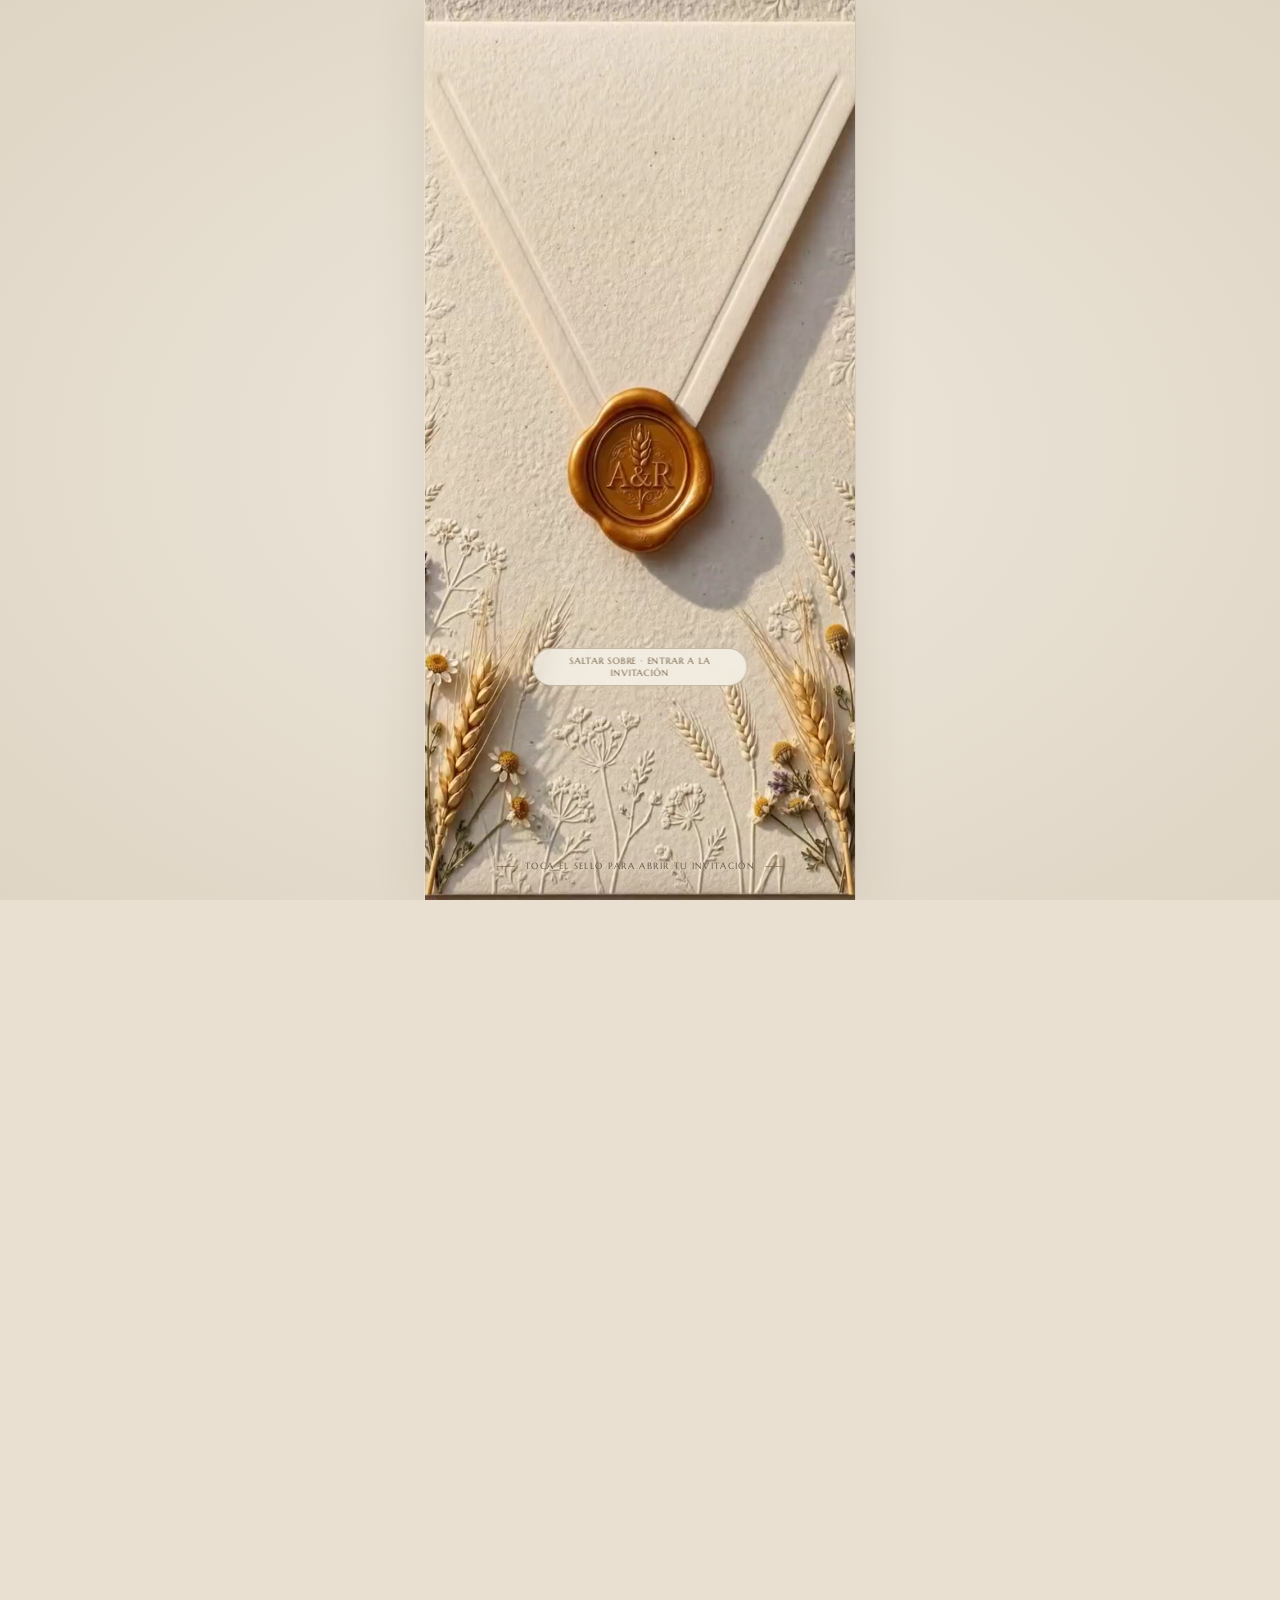
<file: index.html>
<!doctype html>
<html lang="es">
<head>
  <meta charset="utf-8">
  <meta name="viewport" content="width=device-width, initial-scale=1, viewport-fit=cover">
  <meta name="theme-color" content="#e9e0d1">
  <meta name="description" content="Abril & Ricardo — 5 de agosto de 2027. Nos casamos y queremos compartir este día contigo.">
  <title>Abril & Ricardo | Nuestra boda</title>
  <link rel="preconnect" href="https://fonts.googleapis.com">
  <link rel="preconnect" href="https://fonts.gstatic.com" crossorigin>
  <link href="https://fonts.googleapis.com/css2?family=Cormorant+Garamond:wght@300;400;500;600&family=Great+Vibes&family=Marcellus&display=swap" rel="stylesheet">
  <link rel="stylesheet" href="css/styles.css">
  <link rel="stylesheet" href="css/infinite-gallery.css">
</head>
<body class="is-locked">
  <!-- El video del sobre ocupa únicamente el lienzo móvil, incluso cuando se abre desde escritorio. -->
  <section class="opening-screen" id="openingScreen" aria-label="Abrir invitación">
    <div class="opening-frame">
      <video class="opening-video" id="openingVideo" playsinline muted preload="metadata" poster="assets/sobre-poster.jpg">
        <source src="assets/animacion-sobre.mp4" type="video/mp4">
      </video>
      <button class="seal-hotspot" id="sealHotspot" type="button" aria-label="Tocar el sello dorado para abrir la invitación"></button>
      <button class="skip-envelope-button" id="skipEnvelopeButton" type="button">SALTAR SOBRE · ENTRAR A LA INVITACIÓN</button>
      <div class="opening-caption" id="openingCaption">
        <span></span><p>Toca el sello para abrir tu invitación</p><span></span>
      </div>
    </div>
  </section>

  <!-- Fondo en video, fijo detrás de todas las secciones y en reproducción continua. -->
  <video class="ambient-video" id="ambientVideo" muted loop playsinline preload="auto" aria-hidden="true">
    <source src="assets/fondo-botanico.mp4" type="video/mp4">
  </video>
  <div class="ambient-wash" aria-hidden="true"></div>

  <main class="invitation" id="invitation" aria-hidden="true">
    <section class="hero" id="inicio">
      <div class="hero-visual">
        <img class="hero-photo" src="assets/pareja-portada.webp" alt="Abril y Ricardo" fetchpriority="high">
        <div class="hero-shade" aria-hidden="true"></div>
        <div class="petals" aria-hidden="true"><i></i><i></i><i></i><i></i><i></i><i></i></div>
        <p class="hero-title-small">NOS CASAMOS</p>
        <img class="hero-logo" src="assets/logo-abril-ricardo.png" alt="Abril y Ricardo" fetchpriority="high">
        <div class="countdown hero-countdown" aria-label="Cuenta regresiva">
          <div><strong data-count="days">000</strong><span>Días</span></div>
          <div><strong data-count="hours">00</strong><span>Horas</span></div>
          <div><strong data-count="minutes">00</strong><span>Min</span></div>
          <div><strong data-count="seconds">00</strong><span>Seg</span></div>
        </div>
        <a class="scroll-cue" href="#fecha" aria-label="Desliza para descubrir la invitación"><span></span></a>
      </div>
    </section>

    <section class="section date-section" id="fecha">
      <div class="section-inner">
        <p class="eyebrow">LA FECHA</p>
        <h2>Raspa para revelar</h2>
        <div class="scratch-row" aria-label="Raspa los sellos de cera para descubrir la fecha">
          <div class="scratch-card"><span class="scratch-answer">05</span><canvas class="scratch-layer" aria-label="Raspa el sello para revelar el día"></canvas><small>DÍA</small></div>
          <div class="scratch-card"><span class="scratch-answer scratch-answer-month">AGOSTO</span><canvas class="scratch-layer" aria-label="Raspa el sello para revelar el mes"></canvas><small>MES</small></div>
          <div class="scratch-card"><span class="scratch-answer scratch-answer-year">2027</span><canvas class="scratch-layer" aria-label="Raspa el sello para revelar el año"></canvas><small>AÑO</small></div>
        </div>
        <p class="scratch-caption">Empieza por el día</p>
      </div>
    </section>

    <section class="section message-section envelope-message-section" id="mensaje">
      <div class="section-inner">
        <div class="envelope-art-wrap">
          <img class="envelope-art" src="assets/sobre-abierto.webp" alt="Sobre de papel marfil con una carta abierta" loading="lazy">
          <div class="envelope-letter-copy">
            <h2>Y entonces, nos encontramos</h2>
            <p>Fue en Sancris donde la vida decidió cruzar nuestros caminos. No hubo planes ni advertencias, solamente una mirada, una sonrisa y esa extraña sensación de haber encontrado algo especial.</p>
            <p>Dicen que el amor llega cuando menos lo esperas, y nosotros tuvimos la suerte de encontrarlo en el mismo lugar, al mismo tiempo.</p>
          </div>
        </div>
        <p class="handwritten">Con cariño, Abril &amp; Ricardo.</p>
      </div>
    </section>

    <section class="section places-section" id="lugares">
      <div class="section-inner">
        <p class="eyebrow">CEREMONIA Y FIESTA</p>
        <h2>¿Dónde y cuándo?</h2>
        <article class="place-card">
          <img src="assets/catedral-san-cristobal.webp" alt="Catedral de San Cristóbal Mártir" loading="lazy">
          <div class="place-copy">
            <p class="eyebrow">12:00 DEL DÍA</p>
            <h3>Ceremonia religiosa</h3>
            <p class="place-name">Catedral de San Cristóbal Mártir</p>
            <p>Acompáñanos a celebrar nuestra unión ante Dios.</p>
            <a class="pill-link" href="https://share.google/hRuaqsb4HJ9cx1z23" target="_blank" rel="noopener noreferrer">VER UBICACIÓN <span>↗</span></a>
          </div>
        </article>
        <article class="place-card">
          <img src="assets/ceremonia-espacio.webp" alt="Espacio de celebración de la boda" loading="lazy">
          <div class="place-copy">
            <p class="eyebrow">14:00 H</p>
            <h3>Recepción</h3>
            <p class="place-name">Salón Uvence</p>
            <p>Después de la ceremonia, celebraremos contigo este día tan especial.</p>
            <a class="pill-link" href="https://share.google/0F5msZoW95PeyRaOS" target="_blank" rel="noopener noreferrer">VER UBICACIÓN <span>↗</span></a>
          </div>
        </article>
      </div>
    </section>

    <section class="section itinerary-section" id="itinerario">
      <div class="section-inner">
        <p class="eyebrow">EL GRAN DÍA</p>
        <h2>Así será nuestro día</h2>
        <p class="section-intro">Un día lleno de momentos especiales para celebrar juntos.</p>
        <div class="timeline" aria-label="Programa de la celebración">
          <div class="timeline-item">
            <span class="timeline-dot"><img src="assets/sello-cera-ar.webp" alt="" aria-hidden="true"></span>
            <div class="timeline-copy">
              <time datetime="12:00">12:00</time>
              <h3>Ceremonia</h3>
              <p>Uniremos nuestras vidas ante Dios.</p>
            </div>
          </div>
          <div class="timeline-item">
            <span class="timeline-dot"><img src="assets/sello-cera-ar.webp" alt="" aria-hidden="true"></span>
            <div class="timeline-copy">
              <time datetime="14:00">14:00</time>
              <h3>Recepción</h3>
              <p>Bienvenida en Salón Uvence.</p>
            </div>
          </div>
          <div class="timeline-item">
            <span class="timeline-dot"><img src="assets/sello-cera-ar.webp" alt="" aria-hidden="true"></span>
            <div class="timeline-copy">
              <time datetime="14:30">14:30</time>
              <h3>Cóctel de bienvenida</h3>
              <p>Un momento para saludarnos.</p>
            </div>
          </div>
          <div class="timeline-item">
            <span class="timeline-dot"><img src="assets/sello-cera-ar.webp" alt="" aria-hidden="true"></span>
            <div class="timeline-copy">
              <time datetime="15:30">15:30</time>
              <h3>Banquete</h3>
              <p>Compartiremos la mesa y buenos momentos.</p>
            </div>
          </div>
          <div class="timeline-item">
            <span class="timeline-dot"><img src="assets/sello-cera-ar.webp" alt="" aria-hidden="true"></span>
            <div class="timeline-copy">
              <time datetime="16:30">16:30</time>
              <h3>Brindis</h3>
              <p>Por el amor y esta nueva etapa.</p>
            </div>
          </div>
          <div class="timeline-item">
            <span class="timeline-dot"><img src="assets/sello-cera-ar.webp" alt="" aria-hidden="true"></span>
            <div class="timeline-copy">
              <time datetime="17:00">17:00</time>
              <h3>Primer baile</h3>
              <p>Nuestro primer baile como esposos.</p>
            </div>
          </div>
          <div class="timeline-item">
            <span class="timeline-dot"><img src="assets/sello-cera-ar.webp" alt="" aria-hidden="true"></span>
            <div class="timeline-copy">
              <time datetime="17:30">17:30</time>
              <h3>¡Que comience la fiesta!</h3>
              <p>Bailemos y celebremos juntos.</p>
            </div>
          </div>
        </div>
      </div>
    </section>

    <section class="section attire-section" id="vestimenta">
      <div class="section-inner">
        <p class="eyebrow">PARA TU COMODIDAD</p>
        <h2>Vestimenta</h2>
        <p class="section-intro">Código de vestimenta para nuestra celebración.</p>
        <div class="dress-code"><span class="dress-swatch"></span><strong>FORMAL DE NEGRO</strong><span class="dress-swatch"></span></div>
        <div class="attire-grid">
          <figure><img src="assets/vestimenta-mujer.webp" alt="Inspiración de vestimenta formal negra para mujer" loading="lazy"><figcaption>DAMAS</figcaption></figure>
          <figure><img src="assets/vestimenta-hombre.webp" alt="Inspiración de vestimenta formal negra para hombre" loading="lazy"><figcaption>CABALLEROS</figcaption></figure>
        </div>
        <p class="attire-note">Agradecemos que nos acompañes con vestimenta formal en color negro.</p>
      </div>
    </section>

    <section class="section gallery-section" id="galeria">
      <div class="section-inner">
        <button class="gallery-photo-launcher" id="openInfiniteGallery" type="button" aria-haspopup="dialog" aria-controls="infiniteGalleryShell" aria-label="Abrir la galería infinita de Abril y Ricardo">
          <img src="assets/gallery-entry-bouquet.webp" alt="Abril y Ricardo juntos, con su ramo de flores en primer plano" loading="lazy">
          <span class="gallery-photo-overlay">
            <span class="gallery-photo-title">Galería infinita</span>
            <span class="gallery-photo-subtitle">Entrar a galería</span>
          </span>
        </button>
      </div>
    </section>

    <section class="section gifts-section" id="regalo">
      <div class="section-inner">
        <img class="gift-section-art" src="assets/regalo-botanico.webp" alt="Regalo envuelto en papel kraft con flores y una etiqueta" loading="lazy">
        <h2>Mesa de regalos</h2>
        <div class="gift-card">
          <span class="gift-icon">♡</span>
          <p>El mejor regalo será compartir este día contigo y guardar juntos un recuerdo inolvidable.</p>
          <small>Tu presencia es nuestro mejor regalo.</small>
          <div class="gift-store-list" role="group" aria-label="Tiendas para mesa de regalos">
            <button class="gift-store-button gift-store-amazon" type="button" disabled aria-label="Amazon, enlace próximamente">
              <span class="gift-store-wordmark">amazon</span><span class="gift-store-smile" aria-hidden="true"></span>
            </button>
            <button class="gift-store-button gift-store-liverpool" type="button" disabled aria-label="Liverpool, enlace próximamente">
              <span class="gift-store-wordmark">liverpool</span>
            </button>
            <button class="gift-store-button gift-store-palacio" type="button" disabled aria-label="El Palacio de Hierro, enlace próximamente">
              <span class="gift-store-palacio-small">EL PALACIO</span><span class="gift-store-wordmark">DE HIERRO</span>
            </button>
          </div>
        </div>
      </div>
    </section>

    <section class="section rsvp-section" id="confirmacion">
      <div class="section-inner">
        <div class="rsvp-card attendance-card">
          <div class="attendance-switch-row">
            <span class="attendance-label attendance-label-no">NO PODRÉ</span>
            <button class="attendance-switch" id="attendanceSwitch" type="button" role="switch" aria-checked="true" aria-label="Cambiar respuesta: actualmente sí asistiré">
              <img class="attendance-track" src="assets/rsvp-track.webp" alt="" aria-hidden="true">
              <img class="attendance-knob" src="assets/rsvp-knob.webp" alt="" aria-hidden="true">
            </button>
            <span class="attendance-label attendance-label-yes is-active">SÍ, ASISTIRÉ</span>
          </div>
          <p class="attendance-helper" id="attendanceHelper">Puedes cambiar tu respuesta</p>
          <p class="attendance-message" id="attendanceMessage" aria-live="polite">Qué alegría. Los esperamos.</p>
          <form class="attendance-form" id="attendanceForm">
            <div class="attendance-name-field">
              <label for="attendanceName">TU NOMBRE</label>
              <input id="attendanceName" name="guestName" type="text" autocomplete="name" maxlength="80" placeholder="Escribe tu nombre completo" required>
            </div>
            <button class="attendance-send-button" id="rsvpSubmitButton" type="submit">ENVIAR RESPUESTA <span aria-hidden="true">↗</span></button>
            <p class="attendance-privacy-note">Tu respuesta se enviará por WhatsApp.</p>
          </form>
        </div>
      </div>
    </section>

    <!-- Cabina fotográfica: marco solo para la muestra; la foto real lleva únicamente el logotipo -->
    <section class="section photo-booth-section" id="foto-boda" aria-label="Tómate una foto en la boda">
      <div class="section-inner photo-booth-inner">
        <header class="photo-booth-heading">
          <p class="photo-booth-eyebrow">UN RECUERDO PARA COMPARTIR</p>
          <h2>Tómate una <em>foto</em></h2>
          <span class="photo-booth-heading-rule" aria-hidden="true"></span>
          <p class="photo-booth-subtitle">TU FOTO CON EL LOGOTIPO DE LOS NOVIOS</p>
        </header>

        <div class="photo-booth-frame-wrap" id="photoBoothMockup">
          <canvas class="photo-booth-canvas" id="photoBoothCanvas" width="1293" height="1217" role="img" aria-label="Ejemplo decorativo de una fotografía dentro del marco floral de la invitación">
            Ejemplo decorativo de una fotografía dentro del marco floral de la invitación.
          </canvas>
          <button class="photo-booth-capture-target" id="takePhotoButton" type="button" aria-label="Tomar una foto o elegir una fotografía del teléfono">
            <span class="visually-hidden">Tomar la foto</span>
          </button>
        </div>
        <div class="photo-booth-result-wrap" id="photoBoothResultWrap" hidden>
          <canvas class="photo-booth-result-canvas" id="photoBoothResultCanvas" width="1200" height="900" role="img" aria-label="Tu fotografía con el logotipo de Abril y Ricardo, sin marco decorativo"></canvas>
        </div>

        <div class="photo-booth-couple">
          <p>EN LA BODA DE</p>
          <h3>Abril &amp; Ricardo</h3>
          <span>5 DE AGOSTO DE 2027</span>
        </div>

        <input class="photo-booth-file-input" id="photoBoothInput" type="file" accept="image/*" capture="user" aria-label="Tomar o seleccionar una fotografía">

        <button class="photo-booth-main-cta" id="photoBoothMainCta" type="button">
          <span aria-hidden="true">◎</span> TOMAR LA FOTO
        </button>
        <p class="photo-booth-instruction">Toca «Tomar la foto» y permite el acceso a la cámara de tu teléfono.</p>
        <p class="photo-booth-description">Tómate una foto y añadiremos discretamente el logotipo de Abril & Ricardo en la parte inferior. Podrás descargarla sin marcos ni adornos.</p>

        <div class="photo-booth-actions" id="photoBoothActions" hidden>
          <p class="photo-booth-preview-label">TU RECUERDO ESTÁ LISTO</p>
          <p class="photo-booth-status" id="photoBoothStatus" role="status" aria-live="polite">Así quedará tu fotografía con el logotipo blanco de los novios, sin marco decorativo.</p>
          <div class="photo-booth-action-buttons">
            <button class="photo-booth-primary" id="savePhotoButton" type="button">GUARDAR EN EL ÁLBUM</button>
            <button class="photo-booth-secondary" id="downloadPhotoButton" type="button">DESCARGAR FOTO</button>
          </div>
          <div class="photo-booth-reset-row">
            <button class="photo-booth-text-button" id="retakePhotoButton" type="button">VOLVER A TOMAR</button>
            <button class="photo-booth-text-button photo-booth-delete" id="deletePhotoButton" type="button">ELIMINAR FOTO</button>
          </div>
        </div>
        <p class="photo-booth-status photo-booth-status-idle" id="photoBoothIdleStatus" role="status" aria-live="polite">Aquí aparecerá tu fotografía. Toca el botón para tomarla.</p>

        <div class="ar-camera-modal" id="arPhotoCameraModal" hidden aria-hidden="true">
          <div class="ar-camera-dialog" role="dialog" aria-modal="true" aria-labelledby="arPhotoCameraTitle">
            <div class="ar-camera-topbar">
              <h3 id="arPhotoCameraTitle">Tómate una foto</h3>
              <button type="button" class="ar-camera-close" id="arPhotoCameraClose" aria-label="Cerrar cámara">×</button>
            </div>
            <div class="ar-camera-view">
              <video id="arPhotoCameraVideo" autoplay playsinline muted></video>
              <canvas id="arPhotoCameraCapture" hidden></canvas>
              <div class="ar-camera-hint" id="arPhotoCameraHint">Coloca tu rostro dentro del encuadre</div>
            </div>
            <div class="ar-camera-controls">
              <button type="button" class="ar-camera-shutter" id="arPhotoCameraCaptureButton"><span></span><b>CAPTURAR</b></button>
              <button type="button" class="ar-camera-file" id="arPhotoCameraFileButton">ELEGIR DEL CELULAR</button>
            </div>
            <p class="ar-camera-error" id="arPhotoCameraError" role="status" aria-live="polite"></p>
          </div>
        </div>
      </div>
    </section>


    <!-- Álbum colaborativo: función independiente de la cabina con logotipo -->
    <section class="section shared-gallery-section" id="fotos-fiesta" aria-label="Fotos colaborativas de la fiesta">
      <div class="section-inner shared-gallery-inner">
        <div class="shared-gallery-art" aria-hidden="true">
          <img class="shared-gallery-camera-art" src="assets/camara-vintage.webp" alt="" loading="lazy" decoding="async">
          <div class="shared-gallery-polaroids" aria-label="Las fotografías más recientes compartidas por los invitados">
            <figure class="shared-polaroid shared-polaroid-one"><img id="sharedLatestPhoto1" src="assets/galeria-muestra-ceremonia.webp" alt="Fotografía de la ceremonia de Abril y Ricardo" loading="lazy"></figure>
            <figure class="shared-polaroid shared-polaroid-two"><img id="sharedLatestPhoto2" src="assets/galeria-muestra-entrada.webp" alt="Fotografía de la entrada de los recién casados" loading="lazy"></figure>
            <figure class="shared-polaroid shared-polaroid-three"><img id="sharedLatestPhoto3" src="assets/galeria-muestra-salida.webp" alt="Fotografía de la salida de los recién casados" loading="lazy"></figure>
          </div>
        </div>
        <div class="shared-gallery-heading">
          <p class="shared-gallery-eyebrow">UN RECUERDO ENTRE TODOS</p>
          <h2>Las fotos de la <em>fiesta</em></h2>
          <p>Comparte tus fotos y deja tus recuerdos para Abril & Ricardo.</p>
        </div>
        <button class="shared-gallery-how-toggle" id="sharedGalleryHowToggle" type="button" aria-expanded="false" aria-controls="sharedGalleryHowPanel">
          CÓMO FUNCIONA <span aria-hidden="true">⌃</span>
        </button>
        <div class="shared-gallery-how-panel" id="sharedGalleryHowPanel" hidden>
          <div class="shared-gallery-step"><b>1</b><p><strong>Toca el botón</strong><br>Abre la cámara de tu celular o elige un recuerdo.</p></div>
          <div class="shared-gallery-step"><b>2</b><p><strong>Comparte tu recuerdo</strong><br>Sube fotografías, videos, mensajes o un saludo de voz.</p></div>
          <div class="shared-gallery-step"><b>3</b><p><strong>Las fotos aparecen para todos</strong><br>Las fotografías se mostrarán en la galería compartida. Los demás recuerdos serán privados para Abril & Ricardo.</p></div>
          <p class="shared-gallery-note">Cada recuerdo forma parte de nuestra historia.</p>
        </div>
        <a class="shared-gallery-enter" href="galeria-fiesta.html">ENTRAR A LA GALERÍA <span aria-hidden="true">↗</span></a>
      </div>
    </section>

    <section class="section questions-section" id="dudas">
      <div class="section-inner">
        <p class="eyebrow">ESTAMOS PARA AYUDARTE</p>
        <h2>¿Alguna duda?</h2>
        <p class="section-intro">Cualquier cosa que necesites saber, puedes escribirnos.</p>
        <a class="pill-link" href="https://wa.me/529613805924?text=Hola%2C%20tengo%20una%20duda%20sobre%20la%20boda%20de%20Abril%20y%20Ricardo." target="_blank" rel="noopener noreferrer">ESCRÍBENOS POR WHATSAPP <span>↗</span></a>
      </div>
    </section>

    <footer class="footer-section">
      <div class="footer-shade" aria-hidden="true"></div>
      <div class="footer-content">
        <h2>¡Gracias!</h2>
        <div class="footer-heart-divider" aria-hidden="true"><span></span><b>♡</b><span></span></div>
        <p class="footer-thanks">POR SER PARTE DE<br>NUESTRA HISTORIA</p>
        <div class="footer-leaf-divider" aria-hidden="true"><span></span><b>❧</b><span></span></div>
        <button class="footer-close-envelope" id="closeEnvelope" type="button" aria-label="Cerrar sobre y volver al inicio de la invitación">
          <img src="assets/sello-cerrar-sobre.webp" alt="" loading="lazy">
          <span>CERRAR SOBRE</span>
        </button>
      </div>
    </footer>

    <div class="couple-panel-entry">
      <a href="album-recuerdos.html" aria-label="Abrir panel privado de los novios">PANEL DE LOS NOVIOS</a>
    </div>
  </main>


  <section class="infinite-gallery-shell" id="infiniteGalleryShell" role="dialog" aria-modal="true" aria-label="Nuestra galería infinita como nuestro amor" aria-hidden="true">
    <div class="infinite-gallery-engine" id="infiniteGalleryEngine"></div>
    <button class="infinite-gallery-close" id="closeInfiniteGallery" type="button" aria-label="Cerrar galería">×</button>
  </section>

  <audio id="inviteMusic" preload="metadata" loop>
    <source src="assets/riptide-vance-joy.mp3" type="audio/mpeg">
  </audio>
  <button class="music-toggle" id="musicToggle" type="button" role="switch" aria-label="Pausar música" aria-checked="true" aria-pressed="true" title="Pausar o reanudar Riptide">
    <span class="music-toggle-note" aria-hidden="true">♫</span>
  </button>
<script src="js/infinite-gallery.js"></script>
  <script src="js/gallery-config.js"></script>
  <script src="js/app.js"></script>
  <script src="js/photo-booth-config.js"></script>
  <script src="js/drive-gallery.js"></script>
  <script src="js/shared-gallery-home.js"></script>
  <script src="js/photo-booth.js"></script>
  <script src="js/shared-gallery-entry.js"></script>
</body>
</html>
</file>
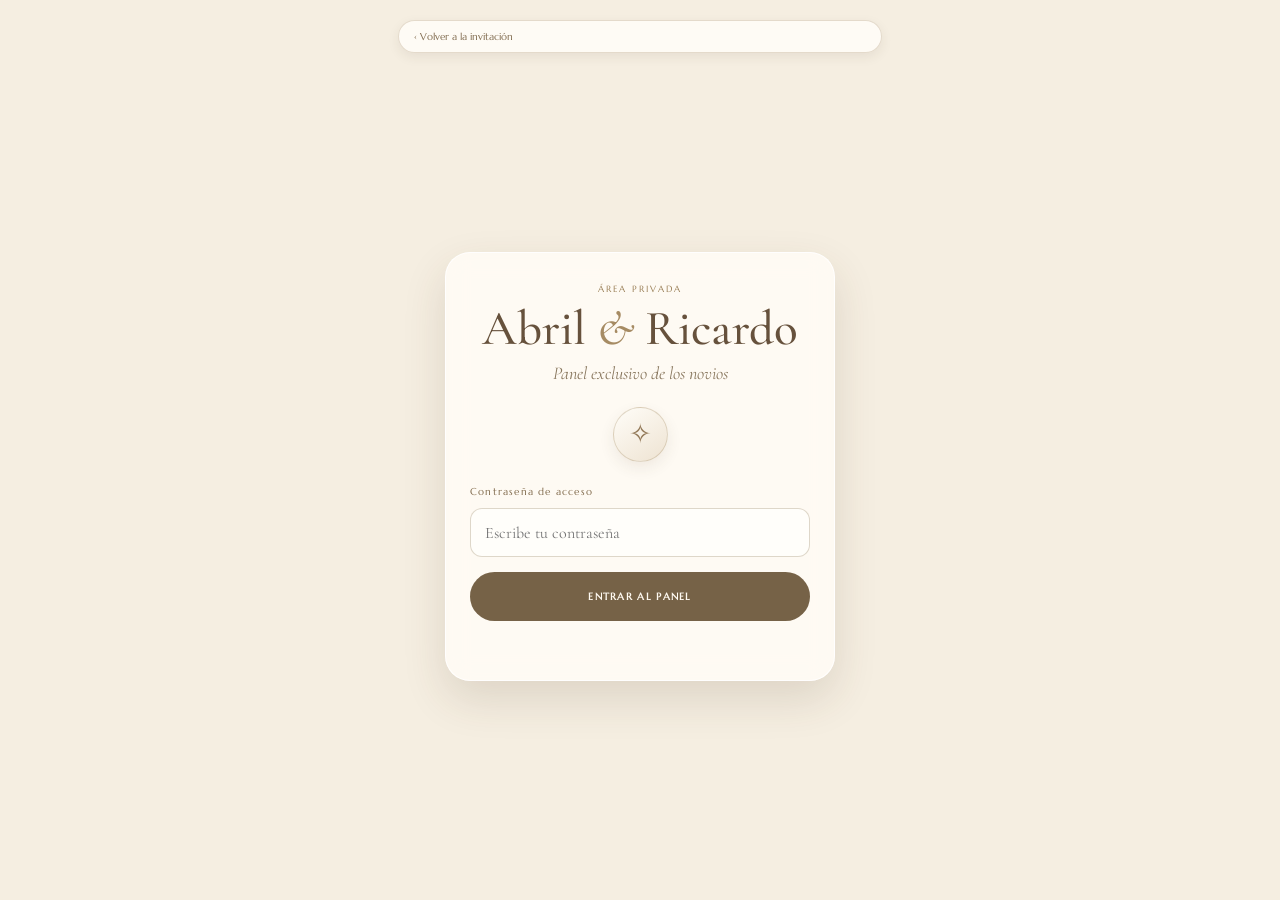
<file: album-recuerdos.html>
<!doctype html>
<html lang="es">
<head>
  <meta charset="utf-8">
  <meta name="viewport" content="width=device-width, initial-scale=1, viewport-fit=cover">
  <meta name="theme-color" content="#eee4d4">
  <meta name="description" content="Álbum compartido de recuerdos de la boda de Abril & Ricardo.">
  <title>Álbum de recuerdos | Abril & Ricardo</title>
  <link rel="preconnect" href="https://fonts.googleapis.com">
  <link rel="preconnect" href="https://fonts.gstatic.com" crossorigin>
  <link href="https://fonts.googleapis.com/css2?family=Cormorant+Garamond:wght@300;400;500;600&family=Marcellus&display=swap" rel="stylesheet">
  <link rel="stylesheet" href="css/album-recuerdos.css">
</head>
<body>
  <video class="ar-album-bg" autoplay muted loop playsinline aria-hidden="true">
    <source src="assets/fondo-botanico.mp4" type="video/mp4">
  </video>
  <div class="ar-album-wash" aria-hidden="true"></div>

  <main class="ar-panel-login-shell" id="arPanelLogin">
    <a class="ar-album-back" href="index.html?skipEnvelope=1#inicio">‹ Volver a la invitación</a>
    <section class="ar-panel-login-card">
      <p class="ar-album-eyebrow">ÁREA PRIVADA</p>
      <h1>Abril <span>&</span> Ricardo</h1>
      <p class="ar-panel-login-intro">Panel exclusivo de los novios</p>
      <div class="ar-panel-lock" aria-hidden="true">✧</div>
      <form id="arPanelLoginForm">
        <label for="arPanelPassword">Contraseña de acceso</label>
        <input id="arPanelPassword" name="password" type="password" autocomplete="current-password"
          placeholder="Escribe tu contraseña" required>
        <button class="ar-panel-login-button" id="arPanelLoginButton" type="submit">ENTRAR AL PANEL</button>
      </form>
      <p class="ar-panel-login-status" id="arPanelLoginStatus" role="status" aria-live="polite"></p>
    </section>
  </main>

  <main class="ar-album-shell" id="arAlbumApp" hidden>
    <a class="ar-album-back" href="index.html?skipEnvelope=1#inicio">‹ Volver a la invitación</a>
    <div class="ar-panel-private-bar">
      <span><i aria-hidden="true"></i> PANEL PRIVADO DE LOS NOVIOS</span>
      <button id="arPanelLogout" type="button">Cerrar sesión</button>
    </div>


    <header class="ar-album-header">
      <p class="ar-album-eyebrow">NUESTRA HISTORIA, EN RECUERDOS</p>
      <h1>Abril <span>&</span> Ricardo</h1>
      <p class="ar-album-subtitle">Todos los momentos que nuestros invitados han compartido.</p>
      <div class="ar-album-stats" aria-live="polite">
        <div><strong id="arAlbumTotal">—</strong><span>RECUERDOS</span></div>
        <div><strong id="arAlbumPhotos">—</strong><span>FOTOS</span></div>
        <div><strong id="arAlbumVideos">—</strong><span>VIDEOS</span></div>
        <div><strong id="arAlbumMessages">—</strong><span>MENSAJES</span></div>
      </div>
    </header>

    <section class="ar-album-panel">
      <div class="ar-album-toolbar">
        <div>
          <p class="ar-album-eyebrow">ÁLBUM COMPARTIDO</p>
          <h2>Los recuerdos de la fiesta</h2>
        </div>
        <div class="ar-album-toolbar-actions"><button class="ar-album-refresh" id="arAlbumRefresh" type="button" aria-label="Actualizar álbum">↻</button></div>
      </div>

      <nav class="ar-album-filters" aria-label="Filtrar recuerdos">
        <button class="is-active" data-filter="all" type="button">Todo <span id="arCountAll">0</span></button>
        <button data-filter="photo" type="button">Fotos <span id="arCountPhotos">0</span></button>
        <button data-filter="video" type="button">Videos <span id="arCountVideos">0</span></button>
        <button data-filter="message" type="button">Mensajes <span id="arCountMessages">0</span></button>
        <button data-filter="audio" type="button">Audios <span id="arCountAudios">0</span></button>
      </nav>

      <div class="ar-album-status" id="arAlbumStatus" role="status" aria-live="polite">Conectando con el álbum de Drive…</div>
      <div class="ar-album-grid" id="arAlbumGrid">
        <div class="ar-album-empty"><span>♡</span><h3>Estamos preparando los recuerdos</h3><p>En cuanto se carguen desde Drive, aparecerán aquí.</p></div>
      </div>
      <p class="ar-album-updated" id="arAlbumUpdated">El álbum se actualiza automáticamente.</p>
    </section>

    <footer class="ar-album-footer">
      <p>Gracias por formar parte de nuestra historia.</p>
      <span>Abril & Ricardo · 5 de agosto de 2027</span>
    </footer>
  </main>

  <div class="ar-album-lightbox" id="arAlbumLightbox" hidden>
    <button id="arAlbumLightboxClose" type="button" aria-label="Cerrar">×</button>
    <div id="arAlbumLightboxContent"></div>
  </div>

  <script src="js/photo-booth-config.js"></script>
  <script src="js/album-recuerdos.js"></script>
</body>
</html>
</file>
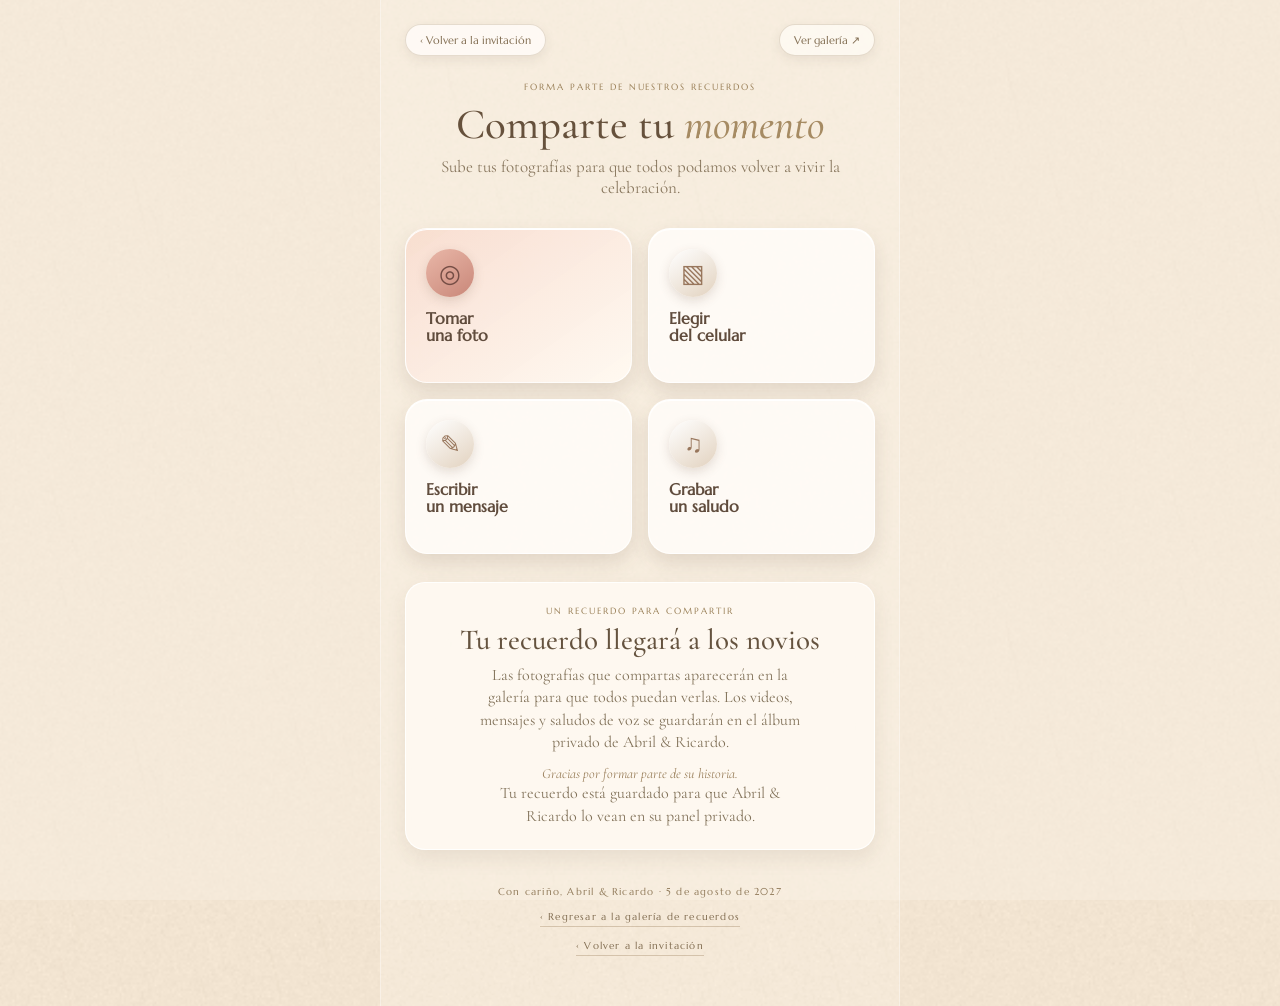
<file: compartir-recuerdo.html>
<!doctype html>
<html lang="es">
<head>
  <meta charset="utf-8">
  <meta name="viewport" content="width=device-width, initial-scale=1, viewport-fit=cover">
  <meta name="theme-color" content="#eee4d4">
  <meta name="description" content="Comparte fotografías, videos y mensajes de la boda de Abril & Ricardo.">
  <title>Comparte tu recuerdo | Abril & Ricardo</title>
  <link rel="preconnect" href="https://fonts.googleapis.com">
  <link rel="preconnect" href="https://fonts.gstatic.com" crossorigin>
  <link href="https://fonts.googleapis.com/css2?family=Cormorant+Garamond:wght@300;400;500;600&family=Marcellus&display=swap" rel="stylesheet">
  <link rel="stylesheet" href="css/upload-page.css">
</head>
<body class="ag-upload-body">
  <main class="ag-shell" id="agUploadSection">
    <nav class="ag-page-nav" aria-label="Navegación">
      <a class="ag-back" href="index.html?skipEnvelope=1#inicio">‹ Volver a la invitación</a>
      <a class="ag-back ag-gallery-back" href="galeria-fiesta.html">Ver galería ↗</a>
    </nav>

    <header class="ag-header">
      <p class="ag-eyebrow">FORMA PARTE DE NUESTROS RECUERDOS</p>
      <h1>Comparte tu <span>momento</span></h1>
      <p class="ag-intro">Sube tus fotografías para que todos podamos volver a vivir la celebración.</p>
    </header>

    <section class="ag-actions" aria-label="Opciones para compartir">
      <button class="ag-action ag-action-featured" id="agTakePhoto" type="button">
        <span class="ag-action-icon">◎</span><strong>Tomar<br>una foto</strong>
      </button>
      <button class="ag-action" id="agChooseFile" type="button">
        <span class="ag-action-icon">▧</span><strong>Elegir<br>del celular</strong>
      </button>
      <button class="ag-action" id="agWriteMessage" type="button">
        <span class="ag-action-icon">✎</span><strong>Escribir<br>un mensaje</strong>
      </button>
      <button class="ag-action" id="agRecordAudio" type="button">
        <span class="ag-action-icon">♫</span><strong>Grabar<br>un saludo</strong>
      </button>
    </section>

    <input id="agFileInput" type="file" accept="image/jpeg,image/png,image/webp,video/mp4,video/quicktime,video/webm" hidden>
    <input id="agCameraPhotoInput" type="file" accept="image/*" capture="user" hidden>

    <section class="ag-composer" id="agComposer" hidden>
      <div class="ag-composer-head">
        <h2 id="agComposerTitle">Comparte tu recuerdo</h2>
        <button id="agComposerClose" type="button" aria-label="Cerrar">×</button>
      </div>
      <div id="agComposerBody"></div>
      <p class="ag-status" id="agComposerStatus" role="status" aria-live="polite"></p>
    </section>

    <section class="ag-private-note">
      <p class="ag-eyebrow">UN RECUERDO PARA COMPARTIR</p>
      <h2>Tu recuerdo llegará a los novios</h2>
      <p>Las fotografías que compartas aparecerán en la galería para que todos puedan verlas. Los videos, mensajes y saludos de voz se guardarán en el álbum privado de Abril &amp; Ricardo.</p>
      <span>Gracias por formar parte de su historia.</span>
      <p id="agPrivateNoteStatus" class="ag-private-note-status" role="status" aria-live="polite">Los novios podrán ver lo que compartas en su panel privado.</p>
    </section>

    <footer class="ag-footer">
      <p>Con cariño, Abril &amp; Ricardo · 5 de agosto de 2027</p>
      <a class="ag-footer-link" href="galeria-fiesta.html">‹ Regresar a la galería de recuerdos</a>
      <a class="ag-footer-link" href="index.html?skipEnvelope=1#inicio">‹ Volver a la invitación</a>
    </footer>
  </main>

  <div class="ag-camera-modal" id="agCameraModal" hidden>
    <div class="ag-camera-dialog" role="dialog" aria-modal="true" aria-labelledby="agCameraTitle">
      <div class="ag-composer-head">
        <h2 id="agCameraTitle">Toma tu foto</h2>
        <button id="agCameraClose" type="button" aria-label="Cerrar cámara">×</button>
      </div>
      <div class="ag-camera-view"><video id="agCameraVideo" autoplay playsinline muted></video></div>
      <button class="ag-submit" id="agCaptureButton" type="button">CAPTURAR FOTO</button>
      <button class="ag-camera-file-button" id="agCameraFileButton" type="button">ELEGIR DEL CELULAR</button>
      <p class="ag-status" id="agCameraStatus" role="status" aria-live="polite"></p>
    </div>
  </div>

  <script src="js/photo-booth-config.js"></script>
  <script src="js/shared-gallery.js" defer></script>
</body>
</html>
</file>
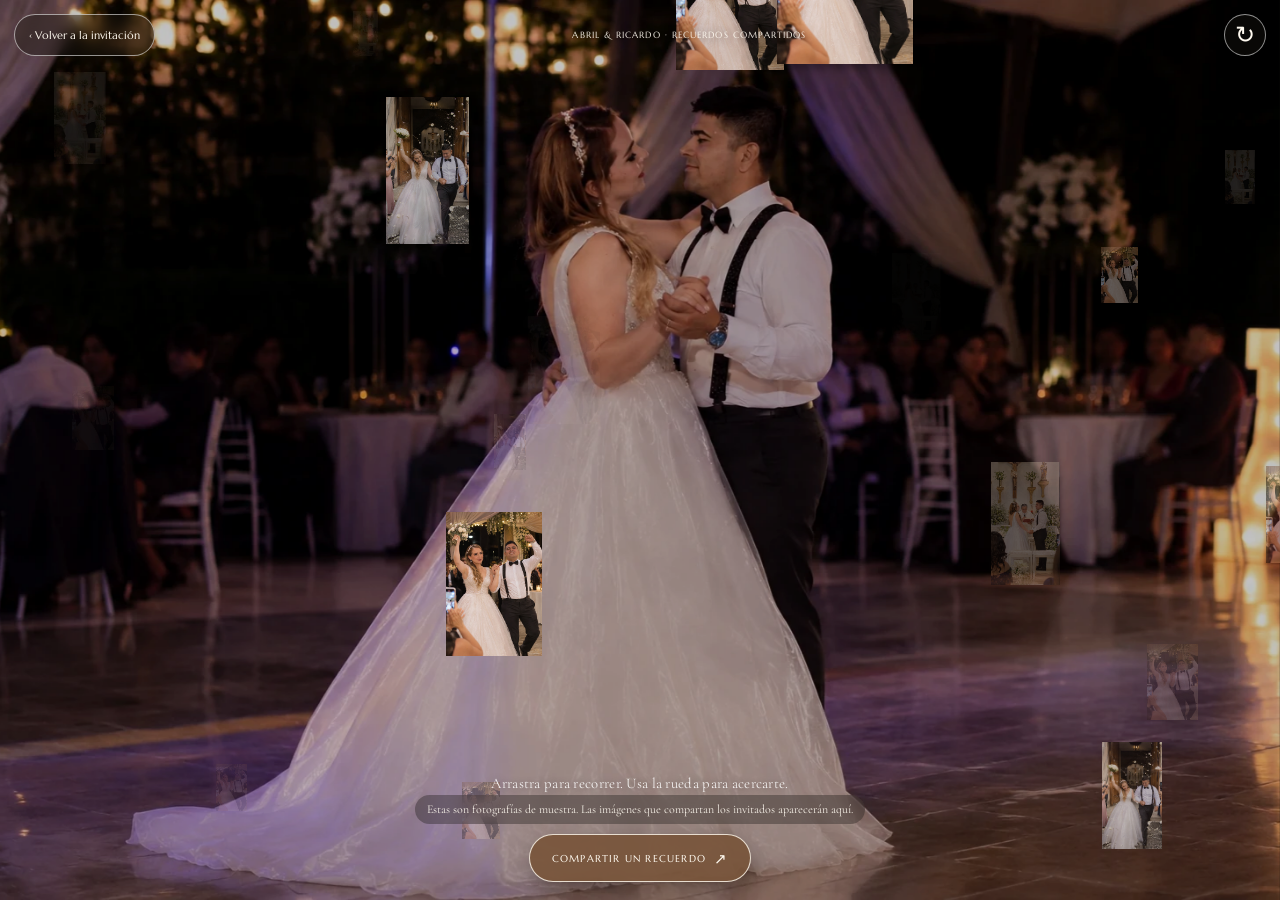
<file: galeria-fiesta.html>
<!doctype html>
<html lang="es">
<head>
  <meta charset="utf-8">
  <meta name="viewport" content="width=device-width, initial-scale=1, viewport-fit=cover">
  <meta name="theme-color" content="#211a15">
  <meta name="description" content="Mira los recuerdos que los invitados comparten de la boda de Abril & Ricardo.">
  <title>Galería de recuerdos | Abril & Ricardo</title>
  <link rel="preconnect" href="https://fonts.googleapis.com">
  <link rel="preconnect" href="https://fonts.gstatic.com" crossorigin>
  <link href="https://fonts.googleapis.com/css2?family=Cormorant+Garamond:wght@300;400;500;600&family=Marcellus&display=swap" rel="stylesheet">
  <link rel="stylesheet" href="css/drive-gallery-page.css">
  <link rel="stylesheet" href="css/infinite-gallery.css">
</head>
<body class="ag-gallery-page">
  <main class="ag-drive-stage" aria-label="Galería infinita de fotografías compartidas">
    <div class="ag-drive-canvas ag-drive-loading" id="agDriveInfiniteGallery"></div>
    <nav class="ag-drive-topbar" aria-label="Navegación de la galería">
      <a class="ag-stage-back" href="index.html?skipEnvelope=1#inicio">‹ Volver a la invitación</a>
      <span class="ag-stage-label">ABRIL &amp; RICARDO · RECUERDOS COMPARTIDOS</span>
      <button class="ag-stage-refresh" id="agRefreshDriveGallery" type="button" aria-label="Actualizar fotografías">↻</button>
    </nav>
    <div class="ag-drive-stage-bottom">
      <p id="agDriveGalleryStatus" role="status" aria-live="polite">Preparando la galería…</p>
      <a class="ag-share-link" href="compartir-recuerdo.html">COMPARTIR UN RECUERDO <span aria-hidden="true">↗</span></a>
    </div>
  </main>
  <script src="js/photo-booth-config.js"></script>
  <script src="js/drive-gallery.js"></script>
  <script src="js/infinite-gallery.js"></script>
  <script src="js/drive-infinite-gallery.js"></script>
</body>
</html>
</file>
<file: css/styles.css>
:root {
  --ink: #4c4a3d;
  --muted: #777363;
  --olive: #656b50;
  --olive-dark: #3f4535;
  --paper: rgba(249, 246, 236, .78);
  --paper-soft: rgba(249, 246, 236, .48);
  --gold: #a58c63;
  --line: rgba(139, 126, 98, .38);
  --page-width: 430px;
}

* { box-sizing: border-box; }
html { scroll-behavior: smooth; scroll-padding-top: 58px; background: #e9e0d1; }
body {
  margin: 0;
  min-width: 320px;
  color: var(--ink);
  background: #e9e0d1;
  font-family: "Cormorant Garamond", Georgia, serif;
  -webkit-font-smoothing: antialiased;
  overflow-x: hidden;
}
body.is-locked { overflow: hidden; }
a { color: inherit; }
button, input { font: inherit; }
button { -webkit-tap-highlight-color: transparent; }

/* El video ambiental permanece fijo en el mismo lienzo móvil durante todo el recorrido. */
.ambient-video {
  position: fixed;
  z-index: 0;
  top: 0;
  left: 50%;
  width: min(100vw, var(--page-width));
  height: 100vh;
  height: 100svh;
  transform: translateX(-50%);
  object-fit: cover;
  object-position: center;
  opacity: 0;
  transition: opacity 1.1s ease;
  pointer-events: none;
}
.ambient-video.is-visible { opacity: .96; }
.ambient-wash {
  position: fixed;
  z-index: 0;
  top: 0;
  bottom: 0;
  left: 50%;
  width: min(100vw, var(--page-width));
  transform: translateX(-50%);
  pointer-events: none;
  background: rgba(246, 240, 226, .20);
  opacity: 0;
  transition: opacity 1s ease;
}
.ambient-wash.is-visible { opacity: 1; }

/* Apertura: el sobre nunca se estira al ancho de un monitor. */
.opening-screen {
  position: fixed;
  z-index: 50;
  inset: 0;
  display: flex;
  justify-content: center;
  overflow: hidden;
  background: #e9e0d1;
  opacity: 1;
  visibility: visible;
  transition: opacity .85s ease, visibility .85s ease;
}
.opening-screen::before {
  content: "";
  position: absolute;
  inset: 0;
  background: radial-gradient(ellipse at center, rgba(255,255,255,.22), rgba(102,83,56,.08));
  pointer-events: none;
}
.opening-frame {
  position: relative;
  width: min(100vw, var(--page-width));
  height: 100vh;
  height: 100svh;
  overflow: hidden;
  background: #e9e0d1;
  box-shadow: 0 0 50px rgba(70, 55, 34, .12);
}
.opening-video {
  position: absolute;
  inset: 0;
  width: 100%;
  height: 100%;
  object-fit: cover;
  object-position: center;
}
.seal-hotspot {
  position: absolute;
  z-index: 3;
  left: 50%;
  top: 50%;
  width: 46%;
  height: 23%;
  transform: translate(-50%, -50%);
  border: 0;
  border-radius: 50%;
  padding: 0;
  background: transparent;
  cursor: pointer;
  -webkit-tap-highlight-color: transparent;
}
.seal-hotspot:focus-visible { outline: 2px solid rgba(255,255,255,.95); outline-offset: 5px; }
.opening-caption {
  position: absolute;
  z-index: 4;
  bottom: max(28px, env(safe-area-inset-bottom));
  left: 12px;
  right: 12px;
  display: flex;
  align-items: center;
  justify-content: center;
  gap: 10px;
  color: #665741;
  text-align: center;
  text-transform: uppercase;
  letter-spacing: .18em;
  font: 8px "Marcellus", Georgia, serif;
  text-shadow: 0 1px 9px rgba(255,255,255,.96);
  pointer-events: none;
  transition: opacity .3s ease;
}
.opening-caption p { margin: 0; white-space: nowrap; }

.skip-envelope-button {
  position: absolute;
  z-index: 6;
  top: 72%;
  left: 50%;
  right: auto;
  transform: translateX(-50%);
  min-height: 38px;
  max-width: calc(100% - 28px);
  padding: 0 13px;
  border: 1px solid rgba(126, 103, 72, .38);
  border-radius: 24px;
  background: rgba(250, 246, 237, .78);
  color: #725f43;
  font: 9px "Marcellus", Georgia, serif;
  letter-spacing: .09em;
  cursor: pointer;
  -webkit-tap-highlight-color: transparent;
  backdrop-filter: blur(7px);
}
.skip-envelope-button:focus-visible { outline: 2px solid #947a58; outline-offset: 3px; }
@media (max-width: 380px) {
  .skip-envelope-button { min-height: 35px; padding: 0 10px; font-size: 8px; top: 72%; }
}
@media (orientation: landscape) and (max-height: 520px) {
  .skip-envelope-button { top: 70%; min-height: 32px; font-size: 8px; }
}

.opening-caption span { width: 18px; height: 1px; background: rgba(120,97,67,.58); }
.opening-screen.is-playing .opening-caption { opacity: 0; }
.opening-screen.is-exiting { opacity: 0; visibility: hidden; pointer-events: none; }


.invitation {
  position: relative;
  z-index: 1;
  width: min(100%, var(--page-width));
  min-height: 100vh;
  margin: 0 auto;
  overflow: clip;
  opacity: 0;
  visibility: hidden;
  transform: translateY(12px);
  transition: opacity .85s ease, transform .85s ease, visibility .85s ease;
  box-shadow: 0 0 44px rgba(75, 58, 34, .11);
}
.invitation.is-visible { opacity: 1; visibility: visible; transform: translateY(0); }

/* Portada cinematográfica de pantalla completa. */
.hero {
  position: relative;
  isolation: isolate;
  min-height: 100vh;
  min-height: 100svh;
  display: flex;
  align-items: flex-end;
  justify-content: center;
  overflow: hidden;
  color: #fffaf0;
  text-align: center;
  background: #555647;
}
.hero-photo, .hero-shade { position: absolute; inset: 0; width: 100%; height: 100%; }
.hero-photo { object-fit: cover; object-position: 50% 46%; z-index: -2; }
.hero-shade {
  z-index: -1;
  background: linear-gradient(180deg, rgba(21,22,18,.12) 0%, rgba(22,23,18,.08) 33%, rgba(22,23,18,.30) 56%, rgba(22,23,18,.77) 100%);
}
.hero-content {
  position: relative;
  z-index: 2;
  width: 100%;
  padding: 0 18px max(82px, env(safe-area-inset-bottom));
  text-shadow: 0 2px 14px rgba(0,0,0,.37);
}
.hero-kicker, .hero-title-small, .eyebrow, .hero-date, .letter-card-top, .dress-code strong, .gallery-slide small, .attire-grid figcaption, .place-copy .eyebrow, .footer-content small, .footer-invite {
  font-family: "Marcellus", Georgia, serif;
  text-transform: uppercase;
  letter-spacing: .17em;
}
.hero-kicker { font-size: 8px; margin: 0 0 12px; }
.hero-title-small { font-size: 9px; margin: 0 0 0; }
.hero h1, .footer-content h2 {
  font-family: "Great Vibes", "Brush Script MT", cursive;
  font-weight: 400;
  font-size: clamp(55px, 15.4vw, 68px);
  line-height: .98;
  margin: 2px 0 10px;
  white-space: nowrap;
}
.hero h1 span, .footer-content h2 span { font-size: .72em; }
.hero-rule { display: flex; align-items: center; justify-content: center; gap: 11px; margin: 0 auto 9px; color: #e5cda5; }
.hero-rule span { width: 38px; height: 1px; background: rgba(242,223,191,.72); }
.hero-rule b { font-size: 10px; font-weight: 400; }
.hero-date { font-size: 9px; margin: 0 0 17px; }
.countdown { display: grid; grid-template-columns: repeat(4, 1fr); max-width: 326px; margin: 0 auto; gap: 7px; }
.countdown div { display: flex; flex-direction: column; align-items: center; }
.countdown strong { font-size: clamp(27px, 7vw, 33px); font-weight: 400; line-height: 1; font-variant-numeric: tabular-nums; }
.countdown span { font-family: "Marcellus", Georgia, serif; font-size: 7px; letter-spacing: .12em; margin-top: 5px; text-transform: uppercase; }
.scroll-cue { position: absolute; z-index: 3; bottom: max(22px, env(safe-area-inset-bottom)); left: 50%; transform: translateX(-50%); width: 34px; height: 30px; display: grid; place-items: center; }
.scroll-cue span { width: 12px; height: 12px; border-right: 2px solid #fff8ec; border-bottom: 2px solid #fff8ec; transform: rotate(45deg) translateY(-3px); animation: cue 1.8s infinite; }
@keyframes cue { 0%,100%{opacity:.45;transform:rotate(45deg) translate(-2px,-2px)} 50%{opacity:1;transform:rotate(45deg) translate(2px,2px)} }
.petals { position: absolute; z-index: 1; inset: 0; overflow: hidden; pointer-events: none; }
.petals i { position: absolute; top: -8%; width: 7px; height: 10px; border-radius: 80% 15% 80% 15%; background: rgba(255,231,225,.70); filter: blur(.2px); animation: petalFall 12s linear infinite; }
.petals i:nth-child(1){left:12%;animation-delay:0s}.petals i:nth-child(2){left:26%;animation-delay:4s;animation-duration:14s;transform:scale(.7)}.petals i:nth-child(3){left:43%;animation-delay:2s;animation-duration:10s}.petals i:nth-child(4){left:63%;animation-delay:6s;animation-duration:13s;transform:scale(.7)}.petals i:nth-child(5){left:78%;animation-delay:1s;animation-duration:15s}.petals i:nth-child(6){left:91%;animation-delay:7s;animation-duration:11s}
@keyframes petalFall { 0%{transform:translate3d(0,-5vh,0) rotate(0);opacity:0} 12%{opacity:.7} 55%{transform:translate3d(18px,55vh,0) rotate(190deg)} 100%{transform:translate3d(-18px,112vh,0) rotate(380deg);opacity:0} }

/* Secciones sobre el video fijo, con papel translúcido como en el sitio de referencia. */
.section {
  position: relative;
  padding: 54px 19px;
  text-align: center;
  background: rgba(247, 243, 232, .22);
  border-top: 1px solid rgba(255,255,255,.26);
  border-bottom: 1px solid rgba(144,129,98,.13);
}
.section-inner { position: relative; z-index: 1; }
.eyebrow { color: #77745f; font-size: 8px; letter-spacing: .22em; margin: 0 0 10px; }
.section h2 {
  font-family: "Cormorant Garamond", Georgia, serif;
  font-size: 35px;
  line-height: 1.03;
  font-weight: 400;
  color: #4d4c3e;
  margin: 0 0 12px;
}
.section-intro, .body-copy {
  max-width: 350px;
  margin: 0 auto 19px;
  color: #666252;
  font-size: 16px;
  line-height: 1.32;
}
.date-section { padding-top: 55px; padding-bottom: 42px; }
.date-section .section-intro { max-width: 315px; margin-bottom: 20px; }
.scratch-intro { max-width: 300px; }
.scratch-row { display: flex; align-items: flex-start; justify-content: center; gap: clamp(5px, 3.6vw, 16px); margin: 4px auto 0; }
.scratch-card { position: relative; display: flex; flex-direction: column; align-items: center; width: 82px; min-height: 118px; gap: 0; }
.scratch-answer {
  position: absolute;
  z-index: 1;
  top: 12px;
  left: 50%;
  transform: translateX(-50%);
  display: grid;
  place-items: center;
  width: 57px;
  height: 57px;
  border: 1px solid rgba(160,146,113,.55);
  border-radius: 50%;
  color: #5c5d4c;
  background: rgba(248,246,237,.88);
  font: 29px "Cormorant Garamond", Georgia, serif;
  box-shadow: inset 0 0 0 4px rgba(255,255,255,.32), 0 4px 10px rgba(93,76,46,.08);
}
.scratch-answer-month { font-size: 16px; letter-spacing: .02em; }
.scratch-answer-year { font-size: 20px; }
.scratch-card small { margin-top: 1px; font: 9px "Marcellus", Georgia, serif; letter-spacing: .14em; color: #817a67; }
.scratch-layer { position: relative; z-index: 2; display: block; width: 78px; height: 85px; margin: 0 auto; touch-action: none; cursor: grab; }
.scratch-layer:active { cursor: grabbing; }
.scratch-layer.is-cleared { opacity: 0; transition: opacity .35s ease; }
.scratch-caption { margin: 8px 0 0; color: #827966; font: 11px "Marcellus", Georgia, serif; letter-spacing: .12em; }

.message-section { padding-top: 46px; padding-bottom: 48px; }
.letter-card {
  position: relative;
  max-width: 350px;
  margin: 20px auto 0;
  padding: 23px 22px 22px;
  background: rgba(250,247,238,.84);
  border: 1px solid rgba(163,148,116,.36);
  box-shadow: 0 9px 20px rgba(81,67,45,.10);
  text-align: center;
}
.letter-card::before { content: ""; position: absolute; inset: 7px; border: 1px solid rgba(165,150,116,.22); pointer-events: none; }
.letter-card-top { position: relative; display: flex; justify-content: space-between; color: #877a5f; font-size: 7px; margin-bottom: 18px; }
.letter-card-top span { font-size: 11px; }
.letter-card p { position: relative; color: #605d4f; font-size: 16px; line-height: 1.35; margin: 0 auto 12px; }
.letter-signature { position: relative; font: 36px "Great Vibes", cursive; color: #81745c; margin-top: 12px; }
.letter-card > small { position: relative; display: block; color: #8b8069; font: 7px "Marcellus", Georgia, serif; letter-spacing: .16em; }
.handwritten { margin: 25px 0 0; color: #77745f; font: italic 23px "Cormorant Garamond", Georgia, serif; }

.places-section { padding-top: 54px; padding-bottom: 55px; }
.place-card {
  overflow: hidden;
  margin: 24px 0 0;
  background: rgba(250,247,239,.84);
  border: 1px solid rgba(170,154,121,.37);
  border-radius: 14px;
  box-shadow: 0 9px 20px rgba(71,60,39,.11);
  text-align: center;
}
.place-card > img { display: block; width: 100%; height: 174px; object-fit: cover; }
.place-copy { padding: 17px 18px 20px; }
.place-copy .eyebrow { color: #8c805f; margin-bottom: 5px; }
.place-copy h3 { margin: 0 0 4px; color: #565446; font: 27px "Cormorant Garamond", Georgia, serif; }
.place-name { margin: 0 auto 6px !important; color: #6d6858 !important; font-size: 16px !important; font-weight: 600; }
.place-copy p:not(.eyebrow):not(.place-name) { margin: 0 auto 14px; max-width: 290px; color: #77715f; font-size: 14px; line-height: 1.27; }
.pill-link {
  display: inline-flex;
  align-items: center;
  justify-content: center;
  gap: 12px;
  min-height: 35px;
  padding: 8px 19px;
  border: 1px solid rgba(160,146,113,.55);
  border-radius: 24px;
  color: #665f4e;
  background: rgba(255,255,255,.56);
  text-decoration: none;
  font: 8px "Marcellus", Georgia, serif;
  letter-spacing: .15em;
  box-shadow: 0 3px 8px rgba(65,56,39,.07);
  transition: background .2s ease, transform .2s ease;
}
.pill-link:hover { background: rgba(231,226,211,.95); transform: translateY(-1px); }
.pill-link span { font-size: 12px; }

.itinerary-section { padding-top: 49px; padding-bottom: 53px; }
.itinerary-section .section-intro { margin-bottom: 22px; }
.timeline {
  position: relative;
  max-width: 354px;
  margin: 0 auto;
  padding: 10px 12px 8px;
  border-radius: 13px;
  background: rgba(250,247,239,.72);
  box-shadow: 0 6px 18px rgba(77,64,42,.08);
}
.timeline::before { content: ""; position: absolute; top: 23px; bottom: 22px; left: 50%; border-left: 1px dashed rgba(146,136,105,.58); }
.timeline-item { position: relative; display: grid; grid-template-columns: 1fr 30px 1fr; align-items: start; min-height: 63px; text-align: left; }
.timeline-item time { padding: 1px 9px 0 0; text-align: right; color: #686656; font: 16px "Cormorant Garamond", Georgia, serif; font-variant-numeric: tabular-nums; }
.timeline-dot { z-index: 1; display: grid; place-items: center; width: 28px; height: 30px; margin: -3px auto 0; border: 0; border-radius: 0; background: transparent; }
.timeline-dot img { display: block; width: 25px; height: 28px; object-fit: contain; filter: drop-shadow(0 2px 3px rgba(94,65,24,.22)); }
.timeline-item > div { padding: 0 0 0 8px; }
.timeline-item h3 { margin: -1px 0 2px; color: #5d5b4d; font: 18px "Cormorant Garamond", Georgia, serif; line-height: 1.05; }
.timeline-item p { margin: 0; color: #77715f; font-size: 12px; line-height: 1.2; }

.attire-section { padding-top: 50px; padding-bottom: 52px; }
.attire-section .section-intro { margin-bottom: 16px; }
.dress-code { display: flex; align-items: center; justify-content: center; gap: 10px; margin: 0 auto 20px; }
.dress-code strong { color: #59584a; font-size: 9px; letter-spacing: .2em; }
.dress-swatch { width: 10px; height: 10px; border-radius: 50%; border: 1px solid #6e6b5a; background: #151515; box-shadow: 0 0 0 3px rgba(255,255,255,.46); }
.attire-grid { display: grid; grid-template-columns: 1fr 1fr; gap: 12px; max-width: 350px; margin: 0 auto 14px; }
.attire-grid figure { margin: 0; padding: 7px 7px 10px; background: rgba(250,247,239,.83); border: 1px solid rgba(163,148,116,.28); box-shadow: 0 6px 14px rgba(68,57,38,.09); }
.attire-grid img { display: block; width: 100%; aspect-ratio: 1 / 1; object-fit: cover; }
.attire-grid figcaption { padding-top: 8px; color: #6d6857; font-size: 7px; letter-spacing: .2em; }
.attire-note { max-width: 300px; margin: 0 auto; color: #77715f; font-size: 14px; font-style: italic; line-height: 1.2; }

.gallery-section { padding-top: 52px; padding-bottom: 48px; }
.gallery-section .section-intro { margin-bottom: 21px; }
.gallery-carousel { position: relative; max-width: 350px; margin: 0 auto; }
.gallery-window { overflow: hidden; width: 100%; }
.gallery-track { display: flex; width: 100%; transition: transform .4s cubic-bezier(.2,.7,.2,1); }
.gallery-slide { flex: 0 0 100%; min-width: 100%; padding: 7px 9px 0; }
.gallery-placeholder {
  width: 100%;
  aspect-ratio: 1.17 / 1;
  background: rgba(255,255,255,.94);
  border: 1px solid rgba(213,208,195,.95);
  box-shadow: 0 6px 16px rgba(75,63,42,.11);
}
.gallery-slide small { display: block; margin: 9px 0 0; color: #817a67; font-size: 7px; letter-spacing: .16em; }
.gallery-arrow { position: absolute; z-index: 2; top: 43%; display: grid; place-items: center; width: 29px; height: 29px; border: 0; border-radius: 50%; color: #f8f4e9; background: rgba(74,80,61,.82); font: 24px Georgia, serif; line-height: 1; cursor: pointer; box-shadow: 0 3px 9px rgba(0,0,0,.13); }
.gallery-prev { left: -2px; }.gallery-next { right: -2px; }
.gallery-dots { display: flex; justify-content: center; gap: 6px; margin-top: 14px; }
.gallery-dots button { width: 5px; height: 5px; padding: 0; border: 0; border-radius: 50%; background: rgba(120,115,96,.34); cursor: pointer; }
.gallery-dots button.is-active { width: 16px; border-radius: 5px; background: #697057; }

.gifts-section { padding-top: 49px; padding-bottom: 48px; }
.gift-card { max-width: 335px; margin: 0 auto; padding: 25px 22px; border: 1px solid rgba(161,147,117,.34); background: rgba(250,247,238,.74); box-shadow: 0 6px 17px rgba(77,64,42,.08); }
.gift-icon { display: block; margin-bottom: 8px; color: #8c846a; font-size: 27px; }
.gift-card p { margin: 0 auto 10px; color: #676352; font-size: 17px; line-height: 1.25; }
.gift-card small { color: #807763; font: italic 14px "Cormorant Garamond", Georgia, serif; }

.rsvp-section { padding-top: 53px; padding-bottom: 55px; }
.rsvp-section .section-intro { margin-bottom: 20px; }
.rsvp-card { max-width: 350px; margin: 0 auto; padding: 22px 19px 20px; background: rgba(250,247,239,.84); border: 1px solid rgba(163,148,116,.34); box-shadow: 0 8px 18px rgba(77,64,42,.10); text-align: left; }
.rsvp-card label { display: block; margin-bottom: 6px; color: #77705f; font: 8px "Marcellus", Georgia, serif; letter-spacing: .14em; text-transform: uppercase; }
.rsvp-card input { display: block; width: 100%; min-height: 40px; padding: 8px 11px; color: #514f42; border: 1px solid rgba(160,146,113,.42); border-radius: 3px; background: rgba(255,255,255,.72); outline: none; font-size: 15px; }
.rsvp-card input:focus { border-color: #777c61; box-shadow: 0 0 0 2px rgba(119,124,97,.13); }
.rsvp-question { margin: 17px 0 9px; text-align: center; color: #656150; font-size: 16px; }
.rsvp-options { display: grid; grid-template-columns: 1fr 1fr; gap: 7px; }
.rsvp-option { min-height: 37px; padding: 7px 6px; border: 1px solid rgba(160,146,113,.43); border-radius: 20px; color: #6b6654; background: rgba(255,255,255,.55); font-size: 12px; cursor: pointer; }
.rsvp-option.is-selected { color: #fffdf5; background: #677057; border-color: #677057; }
.whatsapp-cta { display: flex; justify-content: center; align-items: center; gap: 10px; min-height: 43px; margin: 19px auto 8px; padding: 11px 13px; border-radius: 24px; color: #fff; background: #667158; text-decoration: none; font: 8px "Marcellus", Georgia, serif; letter-spacing: .13em; text-align: center; box-shadow: 0 6px 15px rgba(67,83,59,.19); transition: transform .2s ease, background .2s ease; }
.whatsapp-cta:hover { background: #505c47; transform: translateY(-1px); }
.whatsapp-cta span { font-size: 12px; }
.contact-line { margin: 8px 0 0; color: #77715f; font: 13px "Cormorant Garamond", Georgia, serif; text-align: center; letter-spacing: .1em; }

.questions-section { padding-top: 47px; padding-bottom: 52px; }
.questions-section .section-intro { max-width: 300px; margin-bottom: 17px; }
.footer-section {
  position: relative;
  min-height: 610px;
  display: flex;
  align-items: flex-end;
  justify-content: center;
  overflow: hidden;
  color: #fff8e9;
  text-align: center;
  background: #5d6148 url('../assets/pareja-portada.webp') center 43% / cover no-repeat;
}
.footer-shade { position: absolute; inset: 0; background: linear-gradient(180deg, rgba(31,34,25,.10), rgba(26,30,23,.82)); }
.footer-content { position: relative; z-index: 1; width: 100%; padding: 0 25px 55px; text-shadow: 0 2px 12px rgba(0,0,0,.3); }
.footer-content .eyebrow { color: rgba(255,248,232,.86); font-size: 7px; line-height: 1.6; }
.footer-content h2 { font-size: 68px; margin: 5px 0 7px; }
.footer-content > p:not(.eyebrow) { max-width: 295px; margin: 0 auto 13px; color: rgba(255,249,236,.92); font-size: 16px; line-height: 1.25; }
.footer-invite { font-size: 8px !important; letter-spacing: .2em; margin-bottom: 9px !important; }
.footer-names { font: 39px "Great Vibes", cursive; line-height: 1; }
.footer-names span { font-size: .75em; }
.footer-content small { display: block; margin-top: 9px; font-size: 7px; letter-spacing: .18em; }

@media (min-width: 431px) {
  body { background: #e9e0d1; }
  .opening-screen::after {
    content: "";
    position: absolute;
    top: 0;
    bottom: 0;
    left: 50%;
    width: min(100vw, var(--page-width));
    transform: translateX(-50%);
    border-left: 1px solid rgba(255,255,255,.24);
    border-right: 1px solid rgba(110,91,62,.10);
    pointer-events: none;
  }
  .hero h1 { font-size: 64px; }
}
@media (max-width: 360px) {
  .section { padding-left: 15px; padding-right: 15px; }
  .hero h1 { font-size: 54px; }
  .hero-content { padding-left: 13px; padding-right: 13px; }
  .scratch-row { gap: 5px; }
  .timeline { padding-left: 6px; padding-right: 6px; }
  .timeline-item { grid-template-columns: 1fr 26px 1fr; }
  .timeline-item h3 { font-size: 16px; }
}
@media (prefers-reduced-motion: reduce) {
  *, *::before, *::after { scroll-behavior: auto !important; animation-duration: .01ms !important; animation-iteration-count: 1 !important; transition-duration: .01ms !important; }
}

/* ================================================================
   Ajustes de identidad visual y correcciones de la versión integrada
   ================================================================ */

/* Portada: fotografía original completa, ya compuesta en formato vertical sin recortar a la pareja. */
.hero { isolation: isolate; }
.hero::before { content: none; }
.hero-photo {
  position: absolute; inset: 0; z-index: 0;
  width: 100%; height: 100%;
  object-fit: cover; object-position: center center;
  -webkit-mask-image: none; mask-image: none;
}
.hero-shade { z-index: 1; background: linear-gradient(180deg, rgba(20,21,17,.06) 0%, rgba(20,21,17,.02) 46%, rgba(20,21,17,.26) 67%, rgba(20,21,17,.76) 100%); }
.hero-content { z-index: 3; padding-bottom: max(78px, env(safe-area-inset-bottom)); }
.hero-title-small {
  display: block;
  margin: 0 auto 4px;
  color: #fffaf0;
  font: 11px "Marcellus", Georgia, serif;
  letter-spacing: .25em;
  text-transform: uppercase;
}
.hero-logo {
  display: block;
  width: min(100%, 390px);
  max-height: 118px;
  height: auto;
  object-fit: contain;
  margin: 0 auto 10px;
  filter: drop-shadow(0 2px 12px rgba(0,0,0,.32));
}
.hero-date { font-size: 11px; letter-spacing: .18em; margin-bottom: 15px; }
.countdown { max-width: 350px; gap: 10px; }
.countdown strong { font-size: clamp(29px, 7.4vw, 36px); }
.countdown span { font-size: 9px; letter-spacing: .13em; }

/* Carta dentro del sobre abierto: el sobre forma parte de la invitación,
   nunca de la transición de entrada. */
.envelope-message-section { padding-top: 43px; padding-bottom: 45px; }
.envelope-art-wrap {
  position: relative;
  width: min(100%, 378px);
  margin: 7px auto 0;
  isolation: isolate;
}
.envelope-art {
  display: block;
  width: 100%;
  height: auto;
  object-fit: contain;
  filter: drop-shadow(0 12px 20px rgba(67,54,35,.15));
}
.envelope-letter-copy {
  position: absolute;
  top: 5.4%;
  left: 14.8%;
  width: 70.4%;
  height: 59.5%;
  padding: clamp(12px, 4.2vw, 21px) clamp(8px, 3vw, 16px) 8px;
  display: flex;
  flex-direction: column;
  align-items: center;
  justify-content: center;
  text-align: center;
  color: #635844;
}
.envelope-letter-copy h2 {
  margin: 0 0 8px;
  color: #5f513e;
  font: 500 clamp(19px, 5.5vw, 25px)/1.12 "Cormorant Garamond", Georgia, serif;
}
.envelope-letter-copy p {
  margin: 0 0 8px;
  color: #655744;
  font: italic 500 clamp(14px, 4vw, 17px)/1.24 "Cormorant Garamond", Georgia, serif;
}
.envelope-letter-copy p:last-child { margin-bottom: 0; }
.envelope-message-section .handwritten { margin-top: 0; font-size: 24px; }

/* Acceso visual a la galería: una fotografía protagonista, toda ella clicable. */
.gallery-photo-launcher {
  position: relative;
  display: block;
  width: min(100%, 370px);
  aspect-ratio: 2 / 3;
  margin: 22px auto 0;
  padding: 0;
  overflow: hidden;
  border: 1px solid rgba(157,142,109,.42);
  border-radius: 3px;
  background: #e7ddca;
  box-shadow: 0 12px 28px rgba(77,64,42,.18);
  cursor: pointer;
  -webkit-tap-highlight-color: transparent;
}
.gallery-photo-launcher img {
  display: block;
  width: 100%;
  height: 100%;
  object-fit: cover;
  object-position: center 54%;
  transition: transform .8s cubic-bezier(.2,.65,.25,1), filter .5s ease;
}
.gallery-photo-launcher:hover img,
.gallery-photo-launcher:focus-visible img { transform: scale(1.035); }
.gallery-photo-launcher:focus-visible { outline: 2px solid #8d8063; outline-offset: 4px; }
.gallery-photo-overlay {
  position: absolute;
  inset: auto 0 0;
  display: flex;
  flex-direction: column;
  align-items: center;
  gap: 5px;
  padding: 52px 18px 23px;
  color: #fffaf0;
  text-align: center;
  background: linear-gradient(180deg, transparent 0%, rgba(31,29,22,.18) 24%, rgba(31,29,22,.72) 100%);
  text-shadow: 0 1px 9px rgba(0,0,0,.35);
  pointer-events: none;
}
.gallery-photo-title { font: 500 clamp(27px, 7.5vw, 35px)/1.05 "Cormorant Garamond", Georgia, serif; }
.gallery-photo-subtitle { font: 10px/1.4 "Marcellus", Georgia, serif; letter-spacing: .12em; text-transform: uppercase; }
.gallery-photo-arrow { position: absolute; right: 18px; bottom: 21px; font: 25px/1 "Cormorant Garamond", Georgia, serif; }

/* Capa de pantalla completa para la galería infinita del prototipo. */
.infinite-gallery-shell {
  position: fixed;
  z-index: 100;
  inset: 0;
  display: none;
  overflow: hidden;
  background: #24241e;
  opacity: 0;
  visibility: hidden;
  transition: opacity .35s ease, visibility .35s ease;
  isolation: isolate;
}
.infinite-gallery-shell.is-open { display: block; opacity: 1; visibility: visible; }
.infinite-gallery-engine { position: absolute; inset: 0; width: 100%; height: 100%; }
.infinite-gallery-close {
  position: absolute;
  z-index: 80;
  top: max(14px, env(safe-area-inset-top));
  right: max(14px, env(safe-area-inset-right));
  display: grid;
  place-items: center;
  width: 46px;
  height: 46px;
  padding: 0 0 3px;
  border: 1px solid rgba(255,255,255,.56);
  border-radius: 50%;
  color: #fff;
  background: rgba(35,35,29,.42);
  backdrop-filter: blur(8px);
  font: 32px/1 "Cormorant Garamond", Georgia, serif;
  cursor: pointer;
}
.infinite-gallery-close:focus-visible { outline: 2px solid #e8d9bd; outline-offset: 3px; }
.infinite-gallery-shell .ig-title {
  display: none !important;
  top: max(92px, calc(env(safe-area-inset-top) + 72px));
  left: 50%;
  width: min(88%, 540px);
  max-width: 88%;
  transform: translateX(-50%);
  color: #fffaf0;
  font-family: "Cormorant Garamond", Georgia, serif;
  font-size: clamp(26px, 7vw, 38px);
  font-weight: 500;
  line-height: 1.02;
  letter-spacing: .035em;
  text-transform: uppercase;
  text-shadow: 0 2px 22px rgba(0,0,0,.72);
  opacity: 0;
}
.infinite-gallery-shell .ig-root.is-ready .ig-title { opacity: 1; }
.infinite-gallery-shell .ig-hint {
  left: 50%;
  bottom: max(27px, env(safe-area-inset-bottom));
  transform: translateX(-50%);
  width: max-content;
  max-width: calc(100% - 45px);
  text-align: center;
  font-size: 14px;
  color: rgba(255,250,240,.92);
}
.gallery-load-error {
  position: absolute;
  left: 20px;
  right: 20px;
  top: 50%;
  color: #fff;
  text-align: center;
}
html.gallery-open, body.gallery-open { overflow: hidden !important; overscroll-behavior: none; }

/* Legibilidad: las etiquetas y los controles no deben parecer microtexto. */
.opening-caption { font-size: 9px; letter-spacing: .15em; }
.eyebrow { font-size: 10px; letter-spacing: .17em; line-height: 1.35; }
.section h2 { font-size: clamp(34px, 9vw, 40px); line-height: 1.08; }
.section-intro, .body-copy { font-size: 17px; line-height: 1.38; }
.scratch-card small { font-size: 9px; }
.scratch-caption { font-size: 13px; }
.place-copy .eyebrow { font-size: 10px; }
.place-copy h3 { font-size: 29px; }
.place-copy p:not(.eyebrow):not(.place-name) { font-size: 16px; line-height: 1.35; }
.pill-link { min-height: 40px; font-size: 10px; letter-spacing: .11em; }
.timeline-item time { font-size: 17px; }
.timeline-item h3 { font-size: 20px; line-height: 1.12; }
.timeline-item p { font-size: 14px; line-height: 1.28; }
.dress-code strong { font-size: 11px; }
.attire-grid figcaption { font-size: 10px; }
.attire-note { font-size: 16px; line-height: 1.3; }
.gallery-slide small { font-size: 10px; }
.rsvp-card label { font-size: 10px; }
.rsvp-option { min-height: 42px; font-size: 13px; }
.whatsapp-cta { font-size: 10px; letter-spacing: .1em; }
.footer-content .eyebrow { font-size: 10px; }
.footer-content small { font-size: 9px; }
.footer-logo {
  display: block;
  width: min(88%, 360px);
  max-height: 105px;
  object-fit: contain;
  margin: 12px auto 7px;
  filter: drop-shadow(0 2px 12px rgba(0,0,0,.35));
}

@media (max-width: 360px) {
  .hero-logo { width: 100%; max-height: 104px; }
  .envelope-letter-copy { padding: 9px 7px 6px; }
  .envelope-letter-copy h2 { font-size: 19px; margin-bottom: 5px; }
  .envelope-letter-copy p { font-size: 14px; line-height: 1.18; margin-bottom: 5px; }
  .infinite-gallery-shell .ig-title { font-size: 25px; }
}
@media (min-width: 431px) {
  .hero-logo { max-height: 122px; }
}
.envelope-intro { max-width: 340px; margin-bottom: 14px; }
.envelope-letter-copy {
  background: rgba(248, 244, 233, .94);
  border: 1px solid rgba(157,141,107,.28);
  box-shadow: inset 0 0 0 5px rgba(255,255,255,.20), 0 4px 12px rgba(86,69,45,.06);
}
.envelope-letter-copy { height: 61%; padding-top: 10px; padding-bottom: 10px; }
.envelope-letter-copy h2 { font-size: clamp(18px, 4.8vw, 21px); line-height: 1.08; margin-bottom: 7px; }
.envelope-letter-copy p { font-size: clamp(14px, 3.9vw, 15.5px); line-height: 1.18; margin-bottom: 6px; }


/* Control discreto para la canción elegida por los novios. */
.music-toggle {
  position: fixed;
  z-index: 35;
  right: max(17px, calc((100vw - var(--page-width)) / 2 + 16px));
  bottom: max(78px, calc(env(safe-area-inset-bottom) + 76px));
  display: flex; align-items: center; justify-content: center; gap: 7px;
  min-width: 42px; height: 42px; padding: 0 12px;
  border: 1px solid rgba(255,255,255,.55); border-radius: 24px;
  color: #fffaf0; background: rgba(69,70,53,.72);
  box-shadow: 0 5px 15px rgba(38,34,25,.18);
  backdrop-filter: blur(8px); -webkit-backdrop-filter: blur(8px);
  opacity: 0; visibility: hidden; pointer-events: none;
  transition: opacity .35s ease, visibility .35s ease, background .2s ease;
  cursor: pointer;
}
.music-toggle.is-visible { opacity: 1; visibility: visible; pointer-events: auto; }
.music-toggle-note { font: 22px/1 Georgia, serif; }
.music-toggle-label { font: 9px "Marcellus", Georgia, serif; letter-spacing: .13em; }
.music-toggle.is-paused { background: rgba(105,91,67,.78); }
body.gallery-open .music-toggle { visibility: hidden; }
@media (max-width: 360px) { .music-toggle { height: 39px; min-width: 39px; padding: 0 10px; } }

/* ================================================================
   Corrección definitiva de portada: fotografía original sin bandas
   desenfocadas añadidas. La imagen conserva su proporción real.
   ================================================================ */
.hero {
  display: flex;
  flex-direction: column;
  align-items: stretch;
  justify-content: flex-start;
  min-height: 100vh;
  min-height: 100svh;
  height: auto;
  background: #191914;
}
.hero-photo {
  position: relative;
  inset: auto;
  display: block;
  flex: 0 0 auto;
  width: 100%;
  height: auto;
  aspect-ratio: 2048 / 1888;
  object-fit: contain;
  object-position: center center;
  z-index: 0;
}
.hero-shade {
  position: absolute;
  inset: 0;
  z-index: 1;
  pointer-events: none;
  background: linear-gradient(
    180deg,
    rgba(18, 19, 15, 0) 0%,
    rgba(18, 19, 15, 0) 31%,
    rgba(18, 19, 15, .16) 43%,
    rgba(22, 23, 18, .82) 62%,
    #171812 100%
  );
}
.hero-content {
  position: relative;
  z-index: 3;
  flex: 1 0 auto;
  width: 100%;
  min-height: 0;
  display: flex;
  flex-direction: column;
  align-items: center;
  justify-content: center;
  padding: 17px 18px max(70px, env(safe-area-inset-bottom));
  margin: 0;
  text-shadow: 0 2px 14px rgba(0,0,0,.38);
}
.hero-title-small { margin-bottom: 5px; }
.hero-logo { width: min(94%, 370px); max-height: 112px; margin-bottom: 8px; }
.hero-date { margin-bottom: 14px; }
.hero .countdown { width: min(100%, 350px); }
.hero .scroll-cue { z-index: 4; }

@media (max-height: 720px) and (min-width: 361px) {
  .hero-content { padding-top: 10px; padding-bottom: max(58px, env(safe-area-inset-bottom)); }
  .hero-logo { max-height: 88px; }
  .hero-date { margin-bottom: 10px; }
  .hero .countdown strong { font-size: 29px; }
}
@media (max-width: 360px) {
  .hero-content { padding-left: 13px; padding-right: 13px; }
  .hero-logo { max-height: 91px; }
}


/* ================================================================
   PORTADA EDITORIAL ABRIL & RICARDO
   Referencia: foto vertical, fundido marfil, logotipo y countdown abajo.
   ================================================================ */
.hero {
  position: relative;
  isolation: isolate;
  display: flex;
  flex-direction: column;
  align-items: stretch;
  justify-content: flex-start;
  min-height: 100svh;
  height: auto;
  overflow: hidden;
  background: #f3e5d2;
  color: #575035;
  text-align: center;
}
.hero-visual {
  position: relative;
  flex: 0 0 auto;
  width: 100%;
  aspect-ratio: .58;
  overflow: hidden;
  background: #f3e5d2;
}
.hero-photo {
  position: absolute;
  inset: 0;
  display: block;
  width: 100%;
  height: 100%;
  object-fit: cover;
  object-position: 50% 45%;
  z-index: 0;
}
.hero-shade {
  position: absolute;
  inset: 0;
  z-index: 1;
  pointer-events: none;
  background: linear-gradient(
    180deg,
    rgba(22, 17, 12, .06) 0%,
    rgba(22, 17, 12, 0) 48%,
    rgba(243, 229, 210, .16) 66%,
    rgba(243, 229, 210, .78) 88%,
    #f3e5d2 100%
  );
}
.hero-visual .petals { z-index: 2; }
.hero-title-small {
  position: absolute;
  z-index: 3;
  left: 0;
  right: 0;
  bottom: clamp(112px, 29vw, 138px);
  margin: 0;
  color: #fff8ed;
  font-family: "Marcellus", Georgia, serif;
  font-size: 10px;
  font-weight: 500;
  letter-spacing: .20em;
  text-shadow: 0 1px 8px rgba(30, 22, 12, .36);
}
.hero-logo {
  position: absolute;
  z-index: 3;
  left: 50%;
  bottom: clamp(23px, 6vw, 35px);
  transform: translateX(-50%);
  display: block;
  width: min(77%, 340px);
  height: auto;
  max-height: none;
  object-fit: contain;
  margin: 0;
  filter: none;
}
.hero-content.hero-details {
  position: relative;
  z-index: 3;
  flex: 1 0 auto;
  display: flex;
  flex-direction: column;
  align-items: center;
  justify-content: flex-start;
  width: 100%;
  margin: 0;
  padding: 5px 20px max(54px, env(safe-area-inset-bottom));
  background: #f3e5d2;
  color: #575035;
  text-shadow: none;
}
.hero-details .hero-rule {
  margin: 0 auto 9px;
  color: #8b7951;
}
.hero-details .hero-rule span { background: rgba(112, 96, 58, .48); }
.hero-details .hero-date {
  margin: 0 0 16px;
  color: #5b5339;
  font-size: 11px;
  letter-spacing: .19em;
}
.hero-details .countdown {
  width: min(100%, 350px);
  max-width: 350px;
  gap: 10px;
  color: #514a32;
}
.hero-details .countdown strong {
  color: #514a32;
  font-size: clamp(30px, 7.5vw, 37px);
  font-weight: 400;
  line-height: 1;
}
.hero-details .countdown span {
  color: #625a41;
  font-size: 9px;
  letter-spacing: .13em;
}
.hero .scroll-cue {
  z-index: 5;
  bottom: max(11px, env(safe-area-inset-bottom));
}
.hero .scroll-cue span { border-color: #817653; }

@media (min-width: 700px) {
  .hero-visual { aspect-ratio: .58; }
  .hero-title-small { bottom: 140px; }
  .hero-logo { width: min(77%, 340px); }
  .hero-content.hero-details { padding-top: 7px; }
}
@media (max-width: 360px) {
  .hero-visual { aspect-ratio: .58; }
  .hero-title-small { bottom: 112px; font-size: 9px; }
  .hero-logo { width: 78%; bottom: 21px; }
  .hero-content.hero-details { padding-left: 12px; padding-right: 12px; }
  .hero-details .countdown { gap: 4px; }
  .hero-details .countdown strong { font-size: 28px; }
  .hero-details .countdown span { font-size: 8px; }
}


/* === Ajustes de secciones solicitados: sellos, carta, protocolo, regalo y asistencia === */
.date-section { padding-top: 48px; padding-bottom: 43px; }
.date-section .section-inner { max-width: 370px; margin: 0 auto; }
.scratch-row {
  width: 100%; max-width: 352px; margin: 13px auto 0;
  display: flex; justify-content: center; align-items: flex-start;
  gap: clamp(2px, 1.7vw, 10px);
}
.scratch-card {
  position: relative; display: flex; flex: 0 0 108px; flex-direction: column;
  align-items: center; width: 108px; min-height: 145px; overflow: visible;
}
.scratch-answer {
  position: absolute; z-index: 1; top: 8px; left: 50%; transform: translateX(-50%);
  display: grid; place-items: center; width: 88px; height: 88px; box-sizing: border-box;
  padding: 0 7px; border: 1px solid rgba(151,132,91,.62); border-radius: 50%;
  color: #5c5d4c; background: rgba(250,247,237,.97);
  box-shadow: inset 0 0 0 5px rgba(255,255,255,.38), 0 5px 13px rgba(93,76,46,.13);
  font: 34px/1.05 "Cormorant Garamond", Georgia, serif; white-space: nowrap;
}
.scratch-answer-month { font-size: 16px; letter-spacing: .005em; }
.scratch-answer-year { font-size: 21px; letter-spacing: .015em; }
.scratch-layer {
  position: relative; z-index: 2; display: block; width: 104px; height: 114px;
  margin: 0 auto; touch-action: none; user-select: none; -webkit-user-select: none;
  -webkit-tap-highlight-color: transparent; cursor: grab; pointer-events: auto;
  transition: opacity .78s cubic-bezier(.22,.61,.36,1), filter .2s ease;
}
.scratch-layer.is-scratching { cursor: grabbing; filter: drop-shadow(0 2px 4px rgba(104,67,20,.25)); }
.scratch-layer.is-cleared { opacity: 0; pointer-events: none; }
.scratch-card small {
  display: block; margin-top: 1px; color: #756e5c;
  font: 12px/1.4 "Marcellus", Georgia, serif; letter-spacing: .13em;
}
.scratch-caption { margin: 12px 0 0; color: #827966; font: 14px "Marcellus", Georgia, serif; letter-spacing: .12em; }

/* El sobre conserva su composición, ahora con el relato definitivo sin encabezado repetido. */
.envelope-message-section { padding-top: 40px; }
.envelope-message-section .envelope-art-wrap { margin-top: 0; }
.envelope-letter-copy { top: 4.8%; height: 63%; padding: 13px clamp(9px, 3.1vw, 17px) 10px; justify-content: center; }
.envelope-letter-copy h2 { max-width: 100%; margin-bottom: 9px; font-size: clamp(19px, 5vw, 23px); line-height: 1.03; font-weight: 500; }
.envelope-letter-copy p { margin-bottom: 9px; font-size: clamp(14.5px, 3.8vw, 16.5px); line-height: 1.22; font-style: normal; font-weight: 400; }
.envelope-message-section .handwritten { margin-top: 2px; }

/* Protocolo alternado alrededor de la línea central y los sellos A&R. */
.timeline { max-width: 360px; padding: 17px 13px 16px; }
.timeline::before { left: 50%; top: 27px; bottom: 27px; transform: translateX(-50%); }
.timeline-item {
  display: grid; grid-template-columns: minmax(0,1fr) 42px minmax(0,1fr);
  align-items: start; min-height: 0; padding: 2px 0 21px; text-align: left;
}
.timeline-item:last-child { padding-bottom: 2px; }
.timeline-dot { grid-column: 2; grid-row: 1; width: 38px; height: 40px; margin: 0 auto; align-self: start; }
.timeline-dot img { width: 36px; height: 38px; }
.timeline-copy { grid-row: 1; min-width: 0; padding: 0 8px; }
.timeline-item:nth-child(odd) .timeline-copy { grid-column: 3; text-align: left; padding-left: 10px; }
.timeline-item:nth-child(even) .timeline-copy { grid-column: 1; text-align: right; padding-right: 10px; }
.timeline-copy time { display: block; margin: 0 0 3px; padding: 0; color: #9a8058; font: 13px/1.2 "Marcellus", Georgia, serif; letter-spacing: .08em; font-variant-numeric: tabular-nums; }
.timeline-copy h3 { margin: 0 0 3px; color: #5d5b4d; font: 20px/1.1 "Cormorant Garamond", Georgia, serif; }
.timeline-copy p { margin: 0; color: #77715f; font: 14px/1.28 "Cormorant Garamond", Georgia, serif; }

/* Ilustración del regalo en lugar de la etiqueta genérica. */
.gifts-section .section-inner { text-align: center; }
.gift-section-art { display: block; width: min(66%,220px); max-height: 160px; height: auto; object-fit: contain; margin: 0 auto 8px; filter: drop-shadow(0 5px 10px rgba(91,66,35,.12)); }
.gifts-section h2 { margin-top: 3px; }
.gift-icon { display: none; }

/* Confirmación: interruptor, nombre obligatorio y un único botón. */
.rsvp-section { padding-top: 38px; padding-bottom: 48px; }
.rsvp-section .section-inner { max-width: 390px; }
.attendance-card { max-width: 390px; margin: 0 auto; padding: 16px 10px 13px; text-align: center; background: transparent; border: 0; box-shadow: none; }
.attendance-switch-row { display: grid; grid-template-columns: minmax(0,1fr) 116px minmax(0,1fr); align-items: center; gap: 8px; width: 100%; }
.attendance-label { display: block; color: rgba(91,86,69,.68); font: 600 clamp(10px,2.8vw,12px)/1.25 "Marcellus", Georgia, serif; letter-spacing: .12em; white-space: nowrap; opacity: .72; transition: color .28s ease, opacity .28s ease; }
.attendance-label.is-active { color: #4f5742; opacity: 1; }
.attendance-switch { position: relative; z-index: 2; width: 116px; height: 48px; margin: 0 auto; padding: 0; border: 0; background: transparent; cursor: pointer; touch-action: manipulation; -webkit-tap-highlight-color: transparent; }
.attendance-track { position: absolute; inset: 0; display: block; width: 100%; height: 100%; object-fit: fill; pointer-events: none !important; user-select: none; }
.attendance-knob { position: absolute; z-index: 1; top: 2px; left: 2px; width: 44px; height: 44px; object-fit: contain; pointer-events: none !important; user-select: none; filter: drop-shadow(0 2px 2px rgba(53,48,34,.16)); transform: translateX(68px); transition: transform .48s cubic-bezier(.22,.8,.25,1); will-change: transform; }
.attendance-switch.is-no .attendance-knob { transform: translateX(2px); }
.attendance-switch:focus-visible { outline: 2px solid #737a5b; outline-offset: 5px; border-radius: 28px; }
.attendance-helper { margin: 19px 0 8px; color: #756f5e; font: 16px/1.25 "Cormorant Garamond", Georgia, serif; }
.attendance-message { min-height: 27px; margin: 0 auto 12px; color: #665f4d; font: 500 italic clamp(20px,5vw,24px)/1.25 "Cormorant Garamond", Georgia, serif; transition: opacity .22s ease, transform .22s ease; }
.attendance-message.is-changing { animation: attendance-message-in .35s ease both; }
@keyframes attendance-message-in { from { opacity: .45; transform: translateY(4px); } to { opacity: 1; transform: translateY(0); } }
.attendance-form { width: min(100%,320px); margin: 15px auto 0; text-align: left; }
.attendance-name-field { margin: 0 0 12px; }
.attendance-name-field label { display: block; margin: 0 0 7px; color: #69634f; font: 10px "Marcellus", Georgia, serif; letter-spacing: .16em; }
.attendance-name-field input { display: block; width: 100%; min-height: 46px; box-sizing: border-box; padding: 11px 13px; border: 1px solid rgba(139,128,96,.44); border-radius: 5px; outline: none; background: rgba(255,252,245,.76); color: #514d3e; font: 16px "Cormorant Garamond", Georgia, serif; letter-spacing: .02em; }
.attendance-name-field input::placeholder { color: #9a927f; opacity: 1; }
.attendance-name-field input:focus { border-color: #737a5b; background: rgba(255,255,255,.94); box-shadow: 0 0 0 3px rgba(115,122,91,.13); }
.attendance-send-button { display: flex; width: 100%; min-height: 48px; align-items: center; justify-content: center; gap: 10px; margin: 0 auto; padding: 12px 18px; border: 1px solid #626b50; border-radius: 4px; background: #687257; color: #fffdf5; cursor: pointer; font: 11px "Marcellus", Georgia, serif; letter-spacing: .15em; text-transform: uppercase; box-shadow: 0 5px 13px rgba(67,83,59,.16); transition: background .2s ease, transform .2s ease, box-shadow .2s ease; -webkit-tap-highlight-color: transparent; }
.attendance-send-button:hover { background: #535f47; box-shadow: 0 7px 16px rgba(67,83,59,.2); transform: translateY(-1px); }
.attendance-send-button:active { transform: translateY(0) scale(.99); }
.attendance-send-button:focus-visible { outline: 2px solid #727a5d; outline-offset: 3px; }
.attendance-send-button span { font-size: 15px; }
.attendance-privacy-note { margin: 9px 0 0; color: #88816e; text-align: center; font: 11px "Cormorant Garamond", Georgia, serif; }
@media (max-width: 360px) {
  .scratch-row { max-width: 320px; gap: 0; }
  .scratch-card { flex-basis: 100px; width: 100px; }
  .scratch-answer { width: 84px; height: 84px; font-size: 32px; }
  .scratch-answer-month { font-size: 15px; }
  .scratch-answer-year { font-size: 20px; }
  .scratch-layer { width: 98px; height: 108px; }
  .scratch-card small { font-size: 11px; }
  .timeline { padding-left: 8px; padding-right: 8px; }
  .timeline-item { grid-template-columns: minmax(0,1fr) 36px minmax(0,1fr); }
  .timeline-dot { width: 34px; height: 36px; }
  .timeline-dot img { width: 32px; height: 34px; }
  .timeline-copy { padding-left: 5px; padding-right: 5px; }
  .timeline-copy h3 { font-size: 18px; }
  .timeline-copy p { font-size: 13px; }
  .attendance-card { padding-left: 4px; padding-right: 4px; }
  .attendance-switch-row { grid-template-columns: minmax(0,1fr) 104px minmax(0,1fr); gap: 5px; }
  .attendance-switch { width: 104px; height: 44px; }
  .attendance-knob { width: 40px; height: 40px; transform: translateX(61px); }
  .attendance-switch.is-no .attendance-knob { transform: translateX(2px); }
  .attendance-label { font-size: 9px; letter-spacing: .08em; }
  .attendance-form { width: min(100%,300px); }
  .attendance-name-field input { min-height: 44px; font-size: 15px; }
  .attendance-send-button { min-height: 46px; }
}
@media (prefers-reduced-motion: reduce) { .scratch-layer, .attendance-knob, .attendance-message { transition: none; animation: none; } }

/* Sellos: el círculo de la fecha queda centrado exactamente detrás de la cera. */
.scratch-answer { top: 13px; }
.scratch-layer:focus { outline: none; }
.scratch-layer:focus-visible { outline: 2px solid rgba(114,122,93,.7); outline-offset: 2px; border-radius: 18px; }
@media (max-width: 360px) {
  .scratch-answer { top: 12px; }
}


/* Ajustes solicitados: fecha revelada sin medallones circulares */
.date-section .scratch-answer {
  top: 50%;
  left: 50%;
  width: auto;
  min-width: 0;
  height: auto;
  padding: 0;
  border: 0;
  border-radius: 0;
  background: transparent;
  box-shadow: none;
  transform: translate(-50%, -50%);
  color: #5c5d4c;
  font-family: "Cormorant Garamond", Georgia, serif;
  font-size: 22px;
  font-weight: 400;
  line-height: 1;
  letter-spacing: .015em;
  white-space: nowrap;
  text-shadow: 0 1px 1px rgba(255,255,255,.18);
}
.date-section .scratch-answer-month,
.date-section .scratch-answer-year {
  font-size: 22px;
  letter-spacing: .015em;
}
.date-section .scratch-card {
  flex: 0 0 100px;
  width: 100px;
}
.date-section .scratch-layer {
  width: 98px;
  height: 108px;
}

/* Música: interruptor superior con la misma pista y perilla que asistencia */
.music-toggle {
  position: fixed;
  z-index: 80;
  top: max(14px, calc(env(safe-area-inset-top) + 10px));
  right: max(16px, calc((100vw - var(--page-width)) / 2 + 16px));
  bottom: auto;
  width: 88px;
  min-width: 88px;
  height: 40px;
  padding: 0;
  border: 0;
  border-radius: 24px;
  background: transparent;
  box-shadow: none;
  backdrop-filter: none;
  -webkit-backdrop-filter: none;
  display: block;
  cursor: pointer;
  opacity: 0;
  visibility: hidden;
  pointer-events: none;
  transition: opacity .35s ease, visibility .35s ease;
  -webkit-tap-highlight-color: transparent;
  touch-action: manipulation;
}
.music-toggle.is-visible {
  opacity: 1;
  visibility: visible;
  pointer-events: auto;
}
.music-toggle-track {
  position: absolute;
  inset: 0;
  display: block;
  width: 100%;
  height: 100%;
  object-fit: fill;
  pointer-events: none;
  user-select: none;
}
.music-toggle-knob {
  position: absolute;
  z-index: 2;
  top: 3px;
  left: 3px;
  width: 34px;
  height: 34px;
  object-fit: contain;
  pointer-events: none;
  user-select: none;
  filter: drop-shadow(0 2px 2px rgba(53,48,34,.16));
  transform: translateX(48px);
  transition: transform .48s cubic-bezier(.22,.8,.25,1);
  will-change: transform;
}
.music-toggle.is-paused .music-toggle-knob {
  transform: translateX(0);
}
.music-toggle-label {
  position: absolute;
  z-index: 3;
  left: 0;
  top: 50%;
  width: 100%;
  transform: translateY(-50%);
  color: rgba(255,255,255,.92);
  text-align: center;
  font: 15px/1 Georgia, serif;
  letter-spacing: 0;
  pointer-events: none;
  text-shadow: 0 1px 2px rgba(0,0,0,.2);
}
body.gallery-open .music-toggle {
  visibility: hidden;
  pointer-events: none;
}
@media (max-width: 380px) {
  .music-toggle {
    width: 80px;
    min-width: 80px;
    height: 37px;
  }
  .music-toggle-knob {
    width: 31px;
    height: 31px;
    transform: translateX(43px);
  }
  .music-toggle.is-paused .music-toggle-knob {
    transform: translateX(0);
  }
}


/* Corrección óptica final: equilibrar visualmente día, mes y año revelados. */
.date-section .scratch-answer {
  font-size: 26px;
  line-height: 1;
  letter-spacing: .01em;
  font-variant-numeric: lining-nums;
}
.date-section .scratch-answer-month {
  font-size: 22px;
  letter-spacing: .015em;
}
.date-section .scratch-answer-year {
  font-size: 26px;
  letter-spacing: .01em;
}
.date-section .scratch-card small {
  font-size: 12px;
  line-height: 1.4;
  letter-spacing: .13em;
}
@media (max-width: 360px) {
  .date-section .scratch-answer { font-size: 25px; }
  .date-section .scratch-answer-month { font-size: 21px; }
  .date-section .scratch-answer-year { font-size: 25px; }
  .date-section .scratch-card small { font-size: 11px; }
}


/* Cierre de la invitación: fotografía final y sello interactivo para cerrar el sobre. */
.footer-section {
  min-height: min(760px, 100svh);
  min-height: max(610px, 100svh);
  align-items: center;
  background-image: url('../assets/foto-final.webp');
  background-position: center 38%;
  background-size: cover;
}
.footer-shade {
  background: linear-gradient(180deg, rgba(18,18,18,.20) 0%, rgba(18,18,18,.12) 38%, rgba(18,18,18,.68) 100%);
}
.footer-content {
  display: flex;
  flex-direction: column;
  align-items: center;
  justify-content: center;
  padding: 42px 25px;
  text-align: center;
}
.footer-content .eyebrow {
  max-width: 310px;
  margin: 0 auto 13px;
  font-size: 9px;
  letter-spacing: .16em;
}
.footer-content h2 {
  margin: 0 0 14px;
  font-size: clamp(58px, 16vw, 76px);
}
.footer-content .footer-thanks {
  max-width: 310px;
  margin: 0 auto 26px;
  font-size: 17px;
  line-height: 1.35;
}
.footer-close-envelope {
  position: relative;
  display: flex;
  flex-direction: column;
  align-items: center;
  justify-content: center;
  gap: 2px;
  width: 116px;
  min-height: 126px;
  padding: 0;
  border: 0;
  color: #fff7e8;
  background: transparent;
  cursor: pointer;
  -webkit-tap-highlight-color: transparent;
  transition: transform .25s ease, filter .25s ease;
}
.footer-close-envelope img {
  display: block;
  width: 104px;
  height: 112px;
  object-fit: contain;
  filter: drop-shadow(0 5px 8px rgba(0,0,0,.32));
}
.footer-close-envelope span {
  position: absolute;
  left: 50%;
  top: 50%;
  transform: translate(-50%, -50%);
  width: 82px;
  color: #fff3d9;
  font-family: "Marcellus", Georgia, serif;
  font-size: 8px;
  line-height: 1.2;
  letter-spacing: .08em;
  text-align: center;
  text-shadow: 0 1px 3px rgba(70,35,5,.85);
  pointer-events: none;
}
.footer-close-envelope:active { transform: scale(.94); }
.footer-close-envelope:focus-visible {
  outline: 2px solid #f3dfb8;
  outline-offset: 5px;
  border-radius: 50%;
}
@media (min-width: 431px) {
  .footer-section { min-height: 760px; }
}


/* Ajustes solicitados: sello final más bajo, mayor contraste y control musical con sello dorado. */
.footer-section {
  min-height: max(680px, 100svh);
  background-position: center 40%;
}
.footer-shade {
  background: linear-gradient(
    180deg,
    rgba(16,16,16,.34) 0%,
    rgba(16,16,16,.28) 34%,
    rgba(16,16,16,.48) 68%,
    rgba(16,16,16,.64) 100%
  );
}
.footer-content {
  min-height: max(680px, 100svh);
  justify-content: center;
  padding: 42px 24px 26px;
  transform: translateY(0);
}
.footer-content .eyebrow {
  max-width: 340px;
  margin-bottom: 18px;
  font-size: clamp(10px, 2.8vw, 12px);
  line-height: 1.65;
  letter-spacing: .17em;
}
.footer-content h2 {
  margin: 0 0 17px;
  font-size: clamp(76px, 20vw, 94px);
  line-height: .95;
}
.footer-content .footer-thanks {
  max-width: 340px;
  margin: 0 auto 0;
  font-size: clamp(18px, 4.8vw, 21px);
  line-height: 1.42;
  letter-spacing: .005em;
}
.footer-close-envelope {
  margin-top: clamp(38px, 9vh, 76px);
  transform: translateY(14px);
  width: 124px;
  min-height: 134px;
}
.footer-close-envelope img {
  width: 116px;
  height: 124px;
}
.footer-close-envelope span {
  width: 86px;
  font-size: 8px;
}

/* El mismo control de reproducción/pausa ahora utiliza el sello musical dorado. */
.music-toggle {
  width: 66px;
  height: 66px;
  min-width: 66px;
  padding: 0;
  border: 0;
  border-radius: 50%;
  background: transparent !important;
  box-shadow: 0 4px 13px rgba(35,25,12,.22);
  backdrop-filter: none;
  -webkit-backdrop-filter: none;
  overflow: visible;
}
.music-toggle-seal {
  display: block;
  width: 100%;
  height: 100%;
  object-fit: contain;
  filter: drop-shadow(0 3px 5px rgba(28,20,10,.28));
  transition: transform .22s ease, filter .22s ease, opacity .22s ease;
}
.music-toggle:active .music-toggle-seal { transform: scale(.92); }
.music-toggle.is-paused .music-toggle-seal {
  opacity: .72;
  filter: grayscale(.28) drop-shadow(0 3px 5px rgba(28,20,10,.25));
}
.music-toggle:focus-visible {
  outline: 2px solid #f3dfb8;
  outline-offset: 4px;
}
@media (max-width: 360px) {
  .music-toggle { width: 59px; height: 59px; min-width: 59px; }
}
@media (min-width: 431px) {
  .footer-section, .footer-content { min-height: 800px; }
}


/* Cierre editorial inspirado en la nueva referencia: jerarquía, corazón y sello inferior. */
.footer-section {
  min-height: max(740px, 100svh);
  height: max(740px, 100svh);
  align-items: stretch;
  background-position: 27% center;
  background-size: cover;
}
.footer-shade {
  background: linear-gradient(
    180deg,
    rgba(10,10,10,.16) 0%,
    rgba(10,10,10,.20) 38%,
    rgba(10,10,10,.34) 100%
  );
}
.footer-content {
  min-height: 100%;
  height: 100%;
  display: flex;
  flex-direction: column;
  align-items: center;
  justify-content: flex-start;
  padding: clamp(165px, 30vh, 245px) 22px 42px;
  text-align: center;
  text-shadow: 0 2px 12px rgba(0,0,0,.38);
}
.footer-content h2 {
  margin: 0 0 10px;
  font-size: clamp(82px, 22vw, 108px);
  line-height: .88;
  font-weight: 400;
  letter-spacing: -.045em;
}
.footer-heart-divider,
.footer-leaf-divider {
  width: min(78%, 260px);
  display: flex;
  align-items: center;
  justify-content: center;
  gap: 12px;
  color: #fff5df;
}
.footer-heart-divider { margin: 0 auto 12px; }
.footer-heart-divider span,
.footer-leaf-divider span {
  height: 1px;
  flex: 1;
  background: rgba(255,245,223,.78);
}
.footer-heart-divider b {
  font-family: Georgia, serif;
  font-size: 33px;
  font-weight: 400;
  line-height: .9;
}
.footer-content .footer-thanks {
  max-width: 340px;
  margin: 0 auto;
  color: #fff7e9;
  font-family: "Marcellus", Georgia, serif;
  font-size: clamp(17px, 4.8vw, 21px);
  line-height: 1.5;
  letter-spacing: .17em;
  font-weight: 400;
}
.footer-leaf-divider {
  margin: 13px auto 0;
  gap: 10px;
}
.footer-leaf-divider b {
  font-family: Georgia, serif;
  font-size: 39px;
  font-weight: 400;
  line-height: .8;
  transform: rotate(-18deg);
}
.footer-close-envelope {
  margin-top: auto;
  margin-bottom: 2px;
  transform: none;
  width: 94px;
  min-height: 104px;
}
.footer-close-envelope img {
  width: 90px;
  height: 100px;
}
.footer-close-envelope span {
  width: 72px;
  font-size: 7px;
  line-height: 1.15;
}

/* Música: botón pequeño, circular y discreto; conserva el mismo control de play/pause. */
.music-toggle {
  right: max(16px, calc((100vw - var(--page-width)) / 2 + 15px));
  top: max(16px, env(safe-area-inset-top) + 10px);
  bottom: auto;
  width: 42px;
  height: 42px;
  min-width: 42px;
  padding: 0;
  border: 1px solid rgba(255,248,232,.58);
  border-radius: 50%;
  background: rgba(70,72,57,.72) !important;
  color: #fff8e9;
  box-shadow: 0 3px 10px rgba(0,0,0,.17);
  backdrop-filter: blur(5px);
  -webkit-backdrop-filter: blur(5px);
  overflow: hidden;
}
.music-toggle-note {
  display: block;
  color: #fff8e9;
  font: 23px/1 Georgia, serif;
  transform: translateY(-1px);
  transition: opacity .2s ease, transform .2s ease;
}
.music-toggle.is-paused .music-toggle-note {
  opacity: .58;
  transform: scale(.88);
}
.music-toggle:active { transform: scale(.94); }
.music-toggle:focus-visible {
  outline: 2px solid #f3dfb8;
  outline-offset: 3px;
}
@media (max-width: 360px) {
  .music-toggle { width: 38px; height: 38px; min-width: 38px; }
  .footer-content { padding-top: clamp(145px, 28vh, 210px); }
}
@media (min-width: 431px) {
  .footer-section { min-height: 800px; height: 100svh; }
  .footer-content { padding-top: clamp(185px, 28vh, 260px); }
}


/* Ajuste visual del cierre según la referencia enviada: fotografía más oscura y tipografía protagonista. */
.footer-section {
  background-position: 28% center;
}
.footer-shade {
  background: linear-gradient(
    180deg,
    rgba(12,12,12,.38) 0%,
    rgba(12,12,12,.42) 42%,
    rgba(12,12,12,.58) 100%
  ) !important;
}
.footer-content {
  padding-top: clamp(175px, 29vh, 245px);
  text-shadow: 0 2px 14px rgba(0,0,0,.52);
}
.footer-content h2 {
  font-family: "Great Vibes", "Brush Script MT", cursive;
  font-size: clamp(108px, 27vw, 138px);
  line-height: .82;
  letter-spacing: 0;
  font-weight: 400;
  margin: 0 0 15px;
  white-space: nowrap;
}
.footer-heart-divider {
  width: min(82%, 270px);
  margin-bottom: 15px;
}
.footer-heart-divider b {
  font-size: 35px;
}
.footer-content .footer-thanks {
  max-width: 360px;
  font-size: clamp(17px, 4.4vw, 21px);
  line-height: 1.48;
  letter-spacing: .24em;
  font-weight: 500;
}
.footer-leaf-divider {
  width: min(72%, 250px);
  margin-top: 16px;
}
.footer-close-envelope {
  margin-top: auto;
  margin-bottom: 2px;
}
@media (max-width: 360px) {
  .footer-content h2 { font-size: clamp(94px, 28vw, 108px); }
  .footer-content .footer-thanks { letter-spacing: .17em; }
}


/* Refinamiento del cierre: proporciones tipográficas y centrado para móvil */
.footer-content {
  padding: clamp(185px, 24vh, 220px) 24px 34px !important;
  justify-content: flex-start;
  gap: 0;
}
.footer-content h2 {
  width: 100%;
  max-width: 100%;
  box-sizing: border-box;
  font-size: clamp(72px, 18.5vw, 84px) !important;
  line-height: .94 !important;
  letter-spacing: 0 !important;
  margin: 0 0 13px !important;
  white-space: nowrap;
  text-align: center;
  transform: none;
}
.footer-heart-divider {
  width: min(76%, 250px) !important;
  gap: 11px;
  margin: 0 auto 13px !important;
}
.footer-heart-divider b {
  font-size: 27px !important;
  line-height: 1;
}
.footer-content .footer-thanks {
  max-width: 310px !important;
  font-size: clamp(14px, 3.8vw, 17px) !important;
  line-height: 1.55 !important;
  letter-spacing: .19em !important;
  margin: 0 auto !important;
  text-align: center;
}
.footer-leaf-divider {
  width: min(68%, 220px) !important;
  gap: 10px;
  margin: 15px auto 0 !important;
}
.footer-leaf-divider b {
  font-size: 24px !important;
  line-height: 1 !important;
  transform: rotate(-18deg);
}
.footer-close-envelope {
  margin-top: auto !important;
  margin-bottom: 0 !important;
  flex: 0 0 auto;
}
.footer-close-envelope img {
  width: 88px;
  height: 96px;
  object-fit: contain;
}
.footer-close-envelope span {
  font-size: 7px;
}
@media (max-width: 380px) {
  .footer-content h2 {
    font-size: clamp(66px, 18vw, 74px) !important;
  }
  .footer-content .footer-thanks {
    font-size: 13px !important;
    letter-spacing: .16em !important;
  }
}


/* Ajustes solicitados para la tarjeta de acceso a la galería */
.gallery-photo-launcher {
  border-radius: 16px;
  box-shadow: 0 14px 32px rgba(55, 43, 27, .25), 0 3px 9px rgba(55, 43, 27, .12);
}
.gallery-photo-launcher img {
  object-fit: cover;
  object-position: center center;
  transform-origin: center center;
  animation: abril-gentle-photo-zoom 24s ease-in-out infinite alternate;
}
.gallery-photo-overlay {
  border-radius: 0 0 16px 16px;
}
.gallery-photo-title {
  font-size: clamp(29px, 7.2vw, 36px);
}
.gallery-photo-subtitle {
  font-size: 11px;
  letter-spacing: .10em;
  text-transform: none;
}
.hero-photo,
.ig-viewer__img {
  transform-origin: center center;
  animation: abril-gentle-photo-zoom 26s ease-in-out infinite alternate;
}
@keyframes abril-gentle-photo-zoom {
  from { transform: scale(1); }
  to { transform: scale(1.035); }
}
@media (prefers-reduced-motion: reduce) {
  .hero-photo,
  .gallery-photo-launcher img,
  .ig-viewer__img {
    animation: none !important;
  }
}


/* Portada: solo logotipo y cronómetro, con papel marfil de textura sutil */
.hero-logo {
  width: min(88%, 390px);
  max-height: none;
  bottom: clamp(27px, 7vw, 42px);
}
.hero-content.hero-details {
  position: relative;
  overflow: hidden;
  padding: 20px 20px max(58px, env(safe-area-inset-bottom));
  justify-content: center;
  background-color: #f3e5d2;
  background-image: url("../assets/textura-papel-suave.png");
  background-repeat: repeat;
  background-size: 190px 190px;
}
.hero-content.hero-details > * {
  position: relative;
  z-index: 1;
}
.hero-details .countdown {
  width: min(100%, 390px);
  max-width: 390px;
  gap: clamp(8px, 2.6vw, 16px);
}
.hero-details .countdown strong {
  font-size: clamp(35px, 8.8vw, 43px);
  line-height: 1;
}
.hero-details .countdown span {
  font-size: 10px;
  letter-spacing: .14em;
}
@media (max-width: 360px) {
  .hero-logo { width: 86%; bottom: 25px; }
  .hero-content.hero-details {
    padding: 17px 12px max(54px, env(safe-area-inset-bottom));
  }
  .hero-details .countdown { gap: 5px; }
  .hero-details .countdown strong { font-size: 34px; }
  .hero-details .countdown span { font-size: 9px; }
}


/* Refinamiento de portada: jerarquía y composición más compactas */
.hero-visual {
  aspect-ratio: .64;
}
.hero-photo {
  object-position: 50% 50%;
}
.hero-title-small {
  display: block;
  position: absolute;
  z-index: 3;
  left: 0;
  right: 0;
  bottom: clamp(112px, 29vw, 132px);
  margin: 0;
  color: #fffaf0;
  font-family: "Marcellus", Georgia, serif;
  font-size: clamp(10px, 2.5vw, 12px);
  font-weight: 500;
  letter-spacing: .23em;
  line-height: 1.3;
  text-align: center;
  text-shadow: 0 1px 9px rgba(30, 22, 12, .48);
}
.hero-logo {
  width: min(84%, 370px);
  bottom: clamp(20px, 5vw, 30px);
}
.hero-content.hero-details {
  padding-top: 7px;
  padding-bottom: max(50px, env(safe-area-inset-bottom));
  justify-content: flex-start;
}
.hero-details .countdown {
  margin-top: 0;
  width: min(100%, 380px);
  gap: clamp(8px, 2.3vw, 14px);
}
.hero-details .countdown strong {
  font-size: clamp(34px, 8.3vw, 41px);
}
.hero-details .countdown span {
  margin-top: 3px;
  font-size: 9px;
}
@media (max-width: 360px) {
  .hero-visual { aspect-ratio: .64; }
  .hero-title-small { bottom: 112px; font-size: 9px; }
  .hero-logo { width: 84%; bottom: 20px; }
  .hero-content.hero-details {
    padding: 5px 12px max(48px, env(safe-area-inset-bottom));
  }
  .hero-details .countdown { gap: 5px; }
  .hero-details .countdown strong { font-size: 33px; }
  .hero-details .countdown span { font-size: 8px; }
}


/* PORTADA — composición integrada, sin espacio vacío */
.hero {
  position: relative;
  display: block;
  width: 100%;
  height: 100svh;
  min-height: 680px;
  max-height: 980px;
  overflow: hidden;
  background: #f3e5d2;
}
.hero-visual {
  position: absolute;
  inset: 0;
  width: 100%;
  height: 100%;
  aspect-ratio: auto;
  overflow: hidden;
  background: #f3e5d2;
}
.hero-photo {
  position: absolute;
  inset: 0;
  width: 100%;
  height: 100%;
  object-fit: cover;
  object-position: 53% 48%;
  transform: scale(1.015);
  transform-origin: 53% 48%;
  animation: portada-zoom-suave 22s ease-in-out infinite alternate;
}
@keyframes portada-zoom-suave {
  from { transform: scale(1.015); }
  to   { transform: scale(1.075); }
}
.hero-shade {
  position: absolute;
  inset: 0;
  z-index: 1;
  pointer-events: none;
  background:
    linear-gradient(180deg,
      rgba(26,18,12,.08) 0%,
      rgba(26,18,12,.02) 38%,
      rgba(243,229,210,.10) 53%,
      rgba(243,229,210,.76) 68%,
      #f3e5d2 84%,
      #f3e5d2 100%);
}
.hero-title-small {
  position: absolute;
  z-index: 4;
  left: 0;
  right: 0;
  bottom: 39%;
  display: block;
  margin: 0;
  color: #fffaf0;
  font-family: "Marcellus", Georgia, serif;
  font-size: clamp(10px, 2.7vw, 12px);
  letter-spacing: .23em;
  line-height: 1.3;
  text-align: center;
  text-shadow: 0 1px 8px rgba(35,25,14,.4);
}
.hero-logo {
  position: absolute;
  z-index: 4;
  left: 50%;
  bottom: 27%;
  transform: translateX(-50%);
  width: min(84%, 370px);
  height: auto;
  max-height: none;
  object-fit: contain;
  margin: 0;
}
.hero-countdown {
  position: absolute;
  z-index: 5;
  left: 50%;
  bottom: max(8.5%, 72px);
  transform: translateX(-50%);
  width: min(90%, 390px);
  max-width: 390px;
  display: grid;
  grid-template-columns: repeat(4, minmax(0,1fr));
  gap: clamp(5px, 2vw, 13px);
  margin: 0;
  padding: 0;
  color: #554a31;
  text-align: center;
}
.hero-countdown > div {
  display: flex;
  flex-direction: column;
  align-items: center;
  justify-content: center;
  min-width: 0;
}
.hero-countdown strong {
  display: block;
  font-family: "Cormorant Garamond", Georgia, serif;
  font-size: clamp(31px, 8vw, 40px);
  font-weight: 500;
  line-height: 1;
  letter-spacing: .015em;
  white-space: nowrap;
}
.hero-countdown span {
  display: block;
  margin-top: 5px;
  font-family: "Marcellus", Georgia, serif;
  font-size: 9px;
  letter-spacing: .13em;
  text-transform: uppercase;
}
.hero .scroll-cue {
  position: absolute;
  z-index: 6;
  left: 50%;
  bottom: 17px;
  transform: translateX(-50%);
  margin: 0;
}
@media (max-width: 600px) {
  .hero { min-height: 700px; height: 100svh; }
  .hero-title-small { bottom: 39.5%; font-size: 10px; }
  .hero-logo { width: 86%; bottom: 27.5%; }
  .hero-countdown {
    width: 91%;
    bottom: max(8.5%, 70px);
    gap: 4px;
  }
  .hero-countdown strong { font-size: clamp(30px, 8.2vw, 37px); }
  .hero-countdown span { font-size: 8px; margin-top: 4px; }
}
@media (max-width: 380px) {
  .hero-title-small { bottom: 40%; }
  .hero-logo { width: 88%; bottom: 28%; }
  .hero-countdown { bottom: max(9%, 68px); width: 92%; }
  .hero-countdown strong { font-size: 30px; }
  .hero-countdown span { font-size: 7px; letter-spacing: .1em; }
}
@media (prefers-reduced-motion: reduce) {
  .hero-photo { animation: none; }
}

/* Ajuste portada Abril & Ricardo: logotipo más próximo al cronómetro y título en el mismo tono */
.hero-title-small {
  bottom: 29.5%;
  color: #554a31;
  text-shadow: none;
}
.hero-logo {
  bottom: 18.5%;
}
@media (max-width: 600px) {
  .hero-title-small { bottom: 29%; color: #554a31; text-shadow: none; }
  .hero-logo { bottom: 18%; }
}
@media (max-width: 380px) {
  .hero-title-small { bottom: 29%; }
  .hero-logo { bottom: 17.5%; }
}

/* v11 — bajar el conjunto tipográfico y acercar el logotipo al cronómetro,
   manteniendo aire respecto al límite inferior del degradado. */
.hero-title-small {
  bottom: 27%;
}
.hero-logo {
  bottom: 15.5%;
}
@media (max-width: 600px) {
  .hero-title-small { bottom: 27%; }
  .hero-logo { bottom: 15.5%; }
}
@media (max-width: 380px) {
  .hero-title-small { bottom: 27%; }
  .hero-logo { bottom: 15.5%; }
}


/* v13 — Cabina fotográfica floral, basada en el marco de referencia enviado */

/* Cabina fotográfica: conserva visible el video ambiental de la invitación. */
.photo-booth-section {
  position: relative;
  overflow: hidden;
  padding: 48px 16px 54px;
  color: #5c5039;
  background: rgba(246, 240, 226, .12);
  border-top-color: rgba(255,255,255,.18);
  border-bottom-color: rgba(255,255,255,.14);
}
.photo-booth-section::before,
.photo-booth-section::after { content: none !important; }

.photo-booth-inner {
  position: relative;
  z-index: 1;
  width: min(100%, 480px);
  margin: 0 auto;
  text-align: center;
}
.photo-booth-heading { margin: 0 auto 24px; }
.photo-booth-eyebrow {
  margin: 0 0 12px;
  color: #8a7755;
  font: 10px "Marcellus", Georgia, serif;
  letter-spacing: .22em;
  text-shadow: 0 1px 14px rgba(255,250,239,.98), 0 0 24px rgba(255,250,239,.9);
}
.photo-booth-heading h2 {
  margin: 0;
  color: #665b40;
  font: 42px/1.05 "Cormorant Garamond", Georgia, serif;
  font-weight: 500;
  text-shadow: 0 1px 14px rgba(255,250,239,.98), 0 0 26px rgba(255,250,239,.92);
}
.photo-booth-heading h2 em { color: #9b805c; font-style: italic; }
.photo-booth-heading-rule {
  display: block;
  width: 54px;
  height: 1px;
  margin: 13px auto 10px;
  background: linear-gradient(90deg, transparent, rgba(155,128,92,.8), transparent);
}
.photo-booth-subtitle {
  margin: 0;
  color: #77664a;
  font: 9px "Marcellus", Georgia, serif;
  letter-spacing: .19em;
  text-shadow: 0 1px 12px rgba(255,250,239,.98), 0 0 22px rgba(255,250,239,.9);
}
.photo-booth-frame-wrap {
  position: relative;
  width: min(100%, 440px);
  margin: 0 auto;
  overflow: hidden;
  aspect-ratio: 1293 / 1217;
  filter: drop-shadow(0 14px 18px rgba(45,35,24,.18));
}
.photo-booth-canvas {
  display: block;
  width: 100%;
  height: 100%;
  object-fit: contain;
}
.photo-booth-capture-target {
  position: absolute;
  left: 12%;
  top: 12%;
  width: 76%;
  height: 76%;
  border: 0;
  border-radius: 12%;
  background: transparent;
  cursor: pointer;
  pointer-events: none;
}
.visually-hidden {
  position: absolute !important;
  width: 1px !important;
  height: 1px !important;
  padding: 0 !important;
  margin: -1px !important;
  overflow: hidden !important;
  clip: rect(0,0,0,0) !important;
  white-space: nowrap !important;
  border: 0 !important;
}
.photo-booth-capture-target:focus-visible { outline: 2px solid #927b55; outline-offset: -8px; }
.photo-booth-couple { margin: 22px auto 20px; }
.photo-booth-couple p {
  margin: 0 0 2px;
  color: #77664a;
  font: 10px "Marcellus", Georgia, serif;
  letter-spacing: .2em;
  text-shadow: 0 1px 12px rgba(255,250,239,.98), 0 0 24px rgba(255,250,239,.9);
}
.photo-booth-couple h3 {
  margin: 0 0 8px;
  color: #947a58;
  font: italic 42px/1.05 "Cormorant Garamond", Georgia, serif;
  font-weight: 500;
  text-shadow: 0 1px 14px rgba(255,250,239,.98), 0 0 26px rgba(255,250,239,.9);
}
.photo-booth-couple span {
  color: #77664a;
  font: 10px "Marcellus", Georgia, serif;
  letter-spacing: .22em;
  text-shadow: 0 1px 12px rgba(255,250,239,.98), 0 0 24px rgba(255,250,239,.9);
}
.photo-booth-file-input {
  position: absolute !important;
  width: 1px !important;
  height: 1px !important;
  overflow: hidden !important;
  clip: rect(0,0,0,0) !important;
  white-space: nowrap !important;
  clip-path: inset(50%) !important;
}
.photo-booth-main-cta {
  display: flex;
  align-items: center;
  justify-content: center;
  gap: 13px;
  width: min(100%, 330px);
  min-height: 58px;
  margin: 0 auto;
  padding: 13px 22px;
  border: 1px solid rgba(255,255,255,.3);
  border-radius: 999px;
  background: linear-gradient(135deg, #858565, #696b4e);
  box-shadow: 0 8px 18px rgba(82,76,52,.2);
  color: #fffaf1;
  font: 600 11px "Marcellus", Georgia, serif;
  letter-spacing: .16em;
  cursor: pointer;
  transition: transform .2s ease, box-shadow .2s ease;
}
.photo-booth-main-cta span { font: 28px/1 Arial, sans-serif; }
.photo-booth-main-cta:hover { transform: translateY(-2px); box-shadow: 0 11px 22px rgba(82,76,52,.24); }
.photo-booth-instruction {
  max-width: 330px;
  margin: 18px auto 0;
  color: #6c5e45;
  font: 16px/1.45 "Cormorant Garamond", Georgia, serif;
  text-shadow: 0 1px 12px rgba(255,250,239,.98), 0 0 24px rgba(255,250,239,.9);
}
.photo-booth-description {
  max-width: 360px;
  margin: 18px auto 0;
  color: #776b58;
  font: italic 16px/1.5 "Cormorant Garamond", Georgia, serif;
  text-shadow: 0 1px 12px rgba(255,250,239,.98), 0 0 24px rgba(255,250,239,.9);
}
.photo-booth-actions {
  max-width: 390px;
  margin: 20px auto 0;
  padding: 17px 18px 14px;
  border: 1px solid rgba(159,133,97,.34);
  border-radius: 18px;
  background: rgba(255,250,241,.90);
  box-shadow: 0 8px 24px rgba(99,76,47,.09);
  backdrop-filter: blur(8px);
}
.photo-booth-actions[hidden] { display: none !important; }
.photo-booth-preview-label { margin: 0 0 4px; color: #7c6b4d; font: 10px "Marcellus", Georgia, serif; letter-spacing: .18em; }
.photo-booth-status { max-width: 330px; margin: 7px auto 0; color: #655b49; font: 14px/1.4 "Cormorant Garamond", Georgia, serif; }
.photo-booth-status-idle {
  max-width: 340px;
  margin: 12px auto 0;
  color: #74684f;
  text-shadow: 0 1px 12px rgba(255,250,239,.98), 0 0 24px rgba(255,250,239,.9);
}
.photo-booth-action-buttons { display: grid; gap: 8px; margin-top: 14px; }
.photo-booth-primary, .photo-booth-secondary {
  display: flex; width: 100%; min-height: 45px; justify-content: center; align-items: center;
  margin: 0; padding: 11px 16px; border: 1px solid #777753; border-radius: 28px;
  background: #777753; color: #fffaf0; cursor: pointer;
  font: 600 11px "Marcellus", Georgia, serif; letter-spacing: .12em;
  transition: background .2s ease, transform .2s ease;
}
.photo-booth-primary:hover { background: #626344; transform: translateY(-1px); }
.photo-booth-secondary { border-color: rgba(119,119,83,.5); background: transparent; color: #68684b; }
.photo-booth-secondary:hover { background: rgba(119,119,83,.08); }
.photo-booth-reset-row { display: flex; justify-content: center; flex-wrap: wrap; gap: 22px; margin: 12px auto 0; }
.photo-booth-text-button {
  padding: 7px 3px; border: 0; background: transparent; color: #746448; cursor: pointer;
  font: 10px "Marcellus", Georgia, serif; letter-spacing: .1em;
  text-decoration: underline; text-underline-offset: 4px;
}
.photo-booth-delete { color: #96695b; }
.photo-booth-primary:focus-visible, .photo-booth-secondary:focus-visible, .photo-booth-text-button:focus-visible { outline: 2px solid #9b825d; outline-offset: 3px; }
.photo-booth-status.is-error { color: #a14f3e; }
.photo-booth-primary:disabled { opacity: .72; cursor: wait; transform: none; }
@media (max-width: 380px) {
  .photo-booth-section { padding-left: 12px; padding-right: 12px; }
  .photo-booth-heading h2, .photo-booth-couple h3 { font-size: 36px; }
  .photo-booth-reset-row { gap: 14px; }
  .photo-booth-text-button { font-size: 9px; }
}


/* La ventana floral es solo la muestra de la invitación.
   La fotografía capturada se muestra aparte, sin marco decorativo. */
.photo-booth-frame-wrap[hidden],
.photo-booth-result-wrap[hidden] { display: none !important; }
.photo-booth-result-wrap {
  width: min(100%, 440px);
  max-height: 66svh;
  margin: 0 auto;
  overflow: auto;
  border-radius: 3px;
  background: transparent;
  box-shadow: 0 12px 30px rgba(47, 37, 25, .16);
}
.photo-booth-result-canvas {
  display: block;
  width: 100%;
  height: auto;
  max-height: 66svh;
  object-fit: contain;
  background: transparent;
}


/* La ventana floral es solo una muestra decorativa de la invitación.
   La foto real aparece limpia, sin marco, flores ni recorte. */
.photo-booth-frame-wrap[hidden],
.photo-booth-result-wrap[hidden] { display: none !important; }
.photo-booth-result-wrap {
  width: min(100%, 440px);
  max-height: 66svh;
  margin: 0 auto;
  overflow: auto;
  border-radius: 3px;
  background: transparent;
  box-shadow: 0 12px 30px rgba(47, 37, 25, .16);
}
.photo-booth-result-canvas {
  display: block;
  width: 100%;
  height: auto;
  max-height: 66svh;
  object-fit: contain;
  background: transparent;
}
.photo-booth-capture-target { pointer-events: auto; }


/* CÁMARA REAL DE LA CABINA INDIVIDUAL */
.ar-camera-modal[hidden] { display:none !important; }
.ar-camera-modal {
  position:fixed; inset:0; z-index:9999; display:flex; align-items:center; justify-content:center;
  padding:18px; background:rgba(24,22,18,.88); backdrop-filter:blur(9px);
}
.ar-camera-dialog {
  width:min(100%,480px); max-height:94svh; overflow:auto; padding:16px;
  border:1px solid rgba(226,204,163,.6); border-radius:22px;
  background:#f6efe2; box-shadow:0 22px 70px rgba(0,0,0,.35);
}
.ar-camera-topbar { display:flex; align-items:center; justify-content:space-between; gap:12px; margin-bottom:12px; }
.ar-camera-topbar h3 { margin:0; color:#62553d; font:italic 27px "Cormorant Garamond",Georgia,serif; }
.ar-camera-close { width:38px;height:38px;border:0;border-radius:50%;background:#75684f;color:#fff;font-size:26px;cursor:pointer; }
.ar-camera-view { position:relative; overflow:hidden; border-radius:16px; background:#151515; aspect-ratio:3/4; }
.ar-camera-view video { display:block;width:100%;height:100%;object-fit:cover; transform:scaleX(-1); }
.ar-camera-hint { position:absolute;left:12px;right:12px;bottom:12px;padding:9px 12px;border-radius:20px;background:rgba(20,20,20,.45);color:#fff;text-align:center;font-size:12px; }
.ar-camera-controls { display:flex;flex-direction:column;align-items:center;gap:10px;padding-top:16px; }
.ar-camera-shutter { display:flex;align-items:center;justify-content:center;gap:11px;width:100%;min-height:52px;border:0;border-radius:30px;background:#74785b;color:#fff;font:600 12px "Marcellus",Georgia,serif;letter-spacing:.12em;cursor:pointer; }
.ar-camera-shutter span { width:22px;height:22px;border:3px solid #fff;border-radius:50%;box-shadow:inset 0 0 0 3px #74785b;background:#fff; }
.ar-camera-file { border:0;background:transparent;color:#746447;text-decoration:underline;text-underline-offset:4px;font:11px "Marcellus",Georgia,serif;cursor:pointer;padding:10px; }
.ar-camera-error { min-height:18px;margin:6px 0 0;color:#9b5144;text-align:center;font-size:12px; }
body.ar-camera-open { overflow:hidden; }

/* SECCIÓN DEL ÁLBUM COLABORATIVO */
.shared-gallery-section {
  position:relative; overflow:hidden; padding:48px 18px 58px;
  background:rgba(248,241,228,.10); color:#5f563f;
}
.shared-gallery-inner { position:relative;z-index:1;width:min(100%,440px);margin:0 auto;text-align:center; }
.shared-gallery-art {
  position:relative;width:min(78%,280px);height:190px;margin:0 auto 24px;
  border-radius:48% 48% 24px 24px;
  background:linear-gradient(145deg,rgba(255,250,239,.76),rgba(218,201,170,.38));
  border:1px solid rgba(169,143,103,.32);box-shadow:0 14px 30px rgba(91,73,48,.12);
}
.shared-gallery-polaroids {position:absolute;inset:18px 20px 42px;}
.shared-polaroid {
  position:absolute;display:block;margin:0;overflow:hidden;
  width:78px;height:92px;padding:0;border:6px solid #fffaf1;
  background:#fffaf1;color:#fff;
  box-shadow:0 6px 13px rgba(72,58,39,.20);
}
.shared-polaroid img {
  position:absolute;inset:0 0 11px;width:100%;height:calc(100% - 11px);
  display:block;object-fit:cover;object-position:center;
}
.shared-polaroid::after {
  content:"";position:absolute;left:0;right:0;bottom:0;height:5px;
  background:#fffaf1;pointer-events:none;
}
.shared-polaroid-one {left:5px;top:12px;transform:rotate(-13deg);}
.shared-polaroid-two {left:calc(50% - 39px);top:0;transform:rotate(5deg);}
.shared-polaroid-three {right:5px;top:14px;transform:rotate(14deg);}
.shared-gallery-camera {
  position:absolute;left:50%;bottom:-24px;transform:translateX(-50%);
  width:66px;height:66px;border:5px solid rgba(255,249,236,.9);border-radius:50%;
  display:flex;align-items:center;justify-content:center;background:#79563c;color:#fff;
  box-shadow:0 8px 18px rgba(76,55,35,.22);font-size:32px;
}
.shared-gallery-heading {margin:0 auto 20px;text-shadow:0 1px 15px rgba(255,250,240,.95);}
.shared-gallery-eyebrow {margin:0 0 9px;color:#897552;font:9px "Marcellus",Georgia,serif;letter-spacing:.22em;}
.shared-gallery-heading h2 {margin:0 0 8px;color:#5f583f;font:38px/1.05 "Cormorant Garamond",Georgia,serif;font-weight:500;}
.shared-gallery-heading h2 em {color:#9b805b;font-style:italic;}
.shared-gallery-heading p:last-child {max-width:330px;margin:0 auto;color:#675d49;font:16px/1.4 "Cormorant Garamond",Georgia,serif;}
.shared-gallery-how-toggle {
  display:flex;align-items:center;justify-content:center;gap:12px;min-width:185px;min-height:42px;
  margin:0 auto 16px;padding:9px 18px;border:1px solid rgba(144,122,86,.38);border-radius:30px;
  background:rgba(255,250,241,.88);color:#675b43;box-shadow:0 5px 14px rgba(73,57,37,.12);
  font:600 10px "Marcellus",Georgia,serif;letter-spacing:.13em;cursor:pointer;
}
.shared-gallery-how-toggle span {font-size:17px;transition:transform .2s ease;}
.shared-gallery-how-toggle[aria-expanded="true"] span {transform:rotate(180deg);}
.shared-gallery-how-panel {
  max-width:390px;margin:0 auto 18px;padding:17px 17px 13px;border:1px solid rgba(168,145,108,.25);
  border-radius:19px;background:rgba(255,251,244,.88);box-shadow:0 9px 24px rgba(82,64,43,.10);
  text-align:left;backdrop-filter:blur(8px);
}
.shared-gallery-how-panel[hidden] {display:none !important;}
.shared-gallery-step {display:flex;align-items:flex-start;gap:12px;padding:10px 0;border-bottom:1px solid rgba(140,119,84,.16);}
.shared-gallery-step b {flex:0 0 27px;width:27px;height:27px;border-radius:50%;display:grid;place-items:center;background:#665b48;color:#fff;font:13px Georgia,serif;}
.shared-gallery-step p {margin:0;color:#72654f;font:13px/1.4 "Cormorant Garamond",Georgia,serif;}
.shared-gallery-step strong {color:#544a39;font-family:Georgia,serif;font-size:12px;}
.shared-gallery-note {margin:13px 0 0;color:#8b7859;text-align:center;font:italic 15px "Cormorant Garamond",Georgia,serif;}
.shared-gallery-enter {
  display:flex;align-items:center;justify-content:center;gap:12px;width:min(100%,310px);min-height:54px;
  margin:0 auto;padding:13px 20px;border-radius:30px;background:#76543a;color:#fffaf1;
  box-shadow:0 9px 20px rgba(80,55,34,.22);font:600 12px "Marcellus",Georgia,serif;letter-spacing:.08em;text-decoration:none;
}
.shared-gallery-enter:active {transform:translateY(1px);}


/* Acceso discreto al panel privado, colocado al final de la invitación */
.couple-panel-entry {
  display:flex;
  justify-content:center;
  padding:15px 14px 24px;
  background:rgba(247,239,225,.68);
}
.couple-panel-entry a {
  color:rgba(113,94,66,.68);
  font:8px "Marcellus",Georgia,serif;
  letter-spacing:.16em;
  text-decoration:none;
  border-bottom:1px solid rgba(143,119,83,.28);
  padding:4px 2px 5px;
  transition:color .2s ease,border-color .2s ease;
}
.couple-panel-entry a:hover { color:#6c573c;border-color:#8b7653; }


/* V31 — Ajustes visuales localizados: ilustración de cámara, panel de fecha y mesa de regalos. */
.date-section .section-inner {
  max-width: 370px;
  margin: 0 auto;
  padding: 22px 12px 19px;
  border: 1px solid rgba(174, 151, 112, .27);
  border-radius: 23px;
  background: linear-gradient(145deg, rgba(255, 251, 242, .70), rgba(247, 239, 224, .49));
  box-shadow: 0 9px 25px rgba(94, 76, 48, .075), inset 0 1px 0 rgba(255,255,255,.52);
  -webkit-backdrop-filter: blur(6px);
  backdrop-filter: blur(6px);
}
.date-section .scratch-row { margin-top: 13px; }
.date-section .scratch-caption { margin-top: 9px; }

/* La cámara pasa a ser la pieza central; las tres polaroids continúan siendo dinámicas. */
.shared-gallery-art {
  width: min(100%, 360px);
  height: 244px;
  margin: 0 auto 7px;
  overflow: visible;
  border: 0;
  border-radius: 0;
  background: radial-gradient(ellipse at 50% 68%, rgba(219,199,166,.25), rgba(255,250,239,0) 70%);
  box-shadow: none;
}
.shared-gallery-camera-art {
  position: absolute;
  z-index: 1;
  left: 50%;
  bottom: -3px;
  display: block;
  width: min(100%, 350px);
  height: 232px;
  object-fit: contain;
  object-position: center bottom;
  transform: translateX(-50%);
  filter: drop-shadow(0 8px 12px rgba(77, 57, 37, .14));
  pointer-events: none;
  user-select: none;
}
.shared-gallery-polaroids {
  position: absolute;
  z-index: 2;
  inset: 2px 22px auto;
  height: 104px;
  pointer-events: none;
}
.shared-polaroid {
  width: clamp(66px, 20vw, 78px);
  height: 89px;
  padding: 0;
  border-width: 5px;
  box-shadow: 0 5px 11px rgba(72, 58, 39, .22);
}
.shared-polaroid-one { left: 2px; top: 9px; transform: rotate(-13deg); }
.shared-polaroid-two { left: calc(50% - 39px); top: -2px; transform: rotate(4deg); }
.shared-polaroid-three { right: 2px; top: 9px; transform: rotate(13deg); }
.shared-gallery-heading { margin: 0 auto 20px; }

/* Botones de mesa de regalos: marcas reconocibles, todavía sin enlaces. */
.gift-store-list {
  display: grid;
  grid-template-columns: 1fr;
  gap: 9px;
  width: min(100%, 250px);
  margin: 19px auto 0;
}
.gift-store-button {
  position: relative;
  display: flex;
  min-height: 48px;
  width: 100%;
  align-items: center;
  justify-content: center;
  padding: 9px 16px;
  border: 1px solid rgba(151, 130, 96, .30);
  border-radius: 9px;
  background: rgba(255, 252, 246, .82);
  box-shadow: 0 4px 12px rgba(88, 69, 43, .07);
  cursor: default;
  opacity: 1;
  transition: none;
}
.gift-store-button:disabled { color: inherit; opacity: 1; -webkit-text-fill-color: currentColor; }
.gift-store-wordmark { display: block; line-height: 1; }
.gift-store-amazon .gift-store-wordmark {
  position: relative;
  color: #40392f;
  font: 600 22px/1 Arial, sans-serif;
  letter-spacing: -.07em;
}
.gift-store-smile {
  position: absolute;
  left: calc(50% - 24px);
  bottom: 8px;
  width: 47px;
  height: 7px;
  border-bottom: 2px solid #d58a32;
  border-radius: 0 0 55% 55%;
  transform: rotate(2deg);
}
.gift-store-smile::after {
  content: "";
  position: absolute;
  right: -1px;
  bottom: -3px;
  width: 5px;
  height: 5px;
  border-top: 2px solid #d58a32;
  border-right: 2px solid #d58a32;
  transform: rotate(27deg);
}
.gift-store-liverpool .gift-store-wordmark {
  color: #bc3c64;
  font: 600 19px/1 Georgia, serif;
  letter-spacing: .015em;
}
.gift-store-palacio {
  flex-direction: column;
  gap: 2px;
  border-color: rgba(87, 73, 53, .42);
  background: rgba(248, 244, 234, .88);
}
.gift-store-palacio-small {
  color: #554b3b;
  font: 8px/1 "Marcellus", Georgia, serif;
  letter-spacing: .24em;
}
.gift-store-palacio .gift-store-wordmark {
  color: #554b3b;
  font: 600 14px/1 "Cormorant Garamond", Georgia, serif;
  letter-spacing: .15em;
}
@media (max-width: 360px) {
  .date-section .section-inner { padding: 19px 8px 17px; }
  .shared-gallery-art { height: 226px; }
  .shared-gallery-camera-art { height: 218px; }
  .shared-gallery-polaroids { left: 16px; right: 16px; }
  .shared-polaroid { height: 84px; border-width: 4px; }
  .shared-polaroid-two { left: calc(50% - 35px); }
}
</file>
<file: css/infinite-gallery.css>
/* Infinite Gallery — estilos del motor. Sin fuentes ni recursos externos. */
.ig-root {
  position: relative;
  overflow: hidden;
  touch-action: none;
  -webkit-user-select: none;
  user-select: none;
  -webkit-tap-highlight-color: transparent;
  cursor: grab;
  outline: none;
  --ig-gold: #D6B58A;
  --ig-ink: #0b0a09;
  --ig-paper: #ffffff;
  --ig-serif: "Cormorant Garamond", "Iowan Old Style", "Palatino Linotype", "Book Antiqua", Palatino, Georgia, serif;
}
.ig-root.is-dragging { cursor: grabbing; }
.ig-root.is-hover { cursor: pointer; }

.ig-bg {
  position: absolute; inset: 0;
  background-size: cover;            /* object-fit: cover equivalente */
  background-repeat: no-repeat;
  transform: translateZ(0);
}
.ig-shade { position: absolute; inset: 0; pointer-events: none; }
.ig-canvas { position: absolute; inset: 0; width: 100%; height: 100%; display: block; }

/* Título fijo en el centro, por encima de las fotografías (como en la referencia) */
.ig-title {
  position: absolute; left: 50%; top: 50%;
  transform: translate(-50%, -50%);
  max-width: 86%;
  text-align: center;
  font-family: var(--ig-serif);
  font-weight: 500;
  font-size: clamp(26px, 3.6vw, 58px);
  line-height: 1.1;
  letter-spacing: 0.01em;
  color: var(--ig-paper);
  text-shadow: 0 1px 26px rgba(0, 0, 0, 0.5);
  pointer-events: none;
  opacity: 0;
  transition: opacity 1.2s ease 0.3s;
}
.ig-root.is-ready .ig-title { opacity: 1; }

.ig-hint {
  position: absolute; left: clamp(16px, 2vw, 28px); bottom: clamp(16px, 2.4vh, 28px);
  max-width: calc(100% - 40px);
  font-family: var(--ig-serif);
  font-size: clamp(14px, 1.15vw, 17px);
  letter-spacing: 0.02em;
  color: rgba(255, 255, 255, 0.88);
  text-shadow: 0 1px 12px rgba(0, 0, 0, 0.55);
  pointer-events: none;
  opacity: 0;
  transition: opacity 0.9s ease;
}
.ig-root.is-ready .ig-hint { opacity: 1; transition-delay: 1.4s; }
.ig-hint.is-gone, .ig-root.is-ready .ig-hint.is-gone { opacity: 0; transition-delay: 0s; transition-duration: 0.5s; }

.ig-progress {
  position: absolute; left: 0; top: 0; height: 2px; width: 100%;
  background: var(--ig-gold);
  transform-origin: 0 50%; transform: scaleX(0);
  transition: transform 0.25s ease, opacity 0.5s ease 0.2s;
  pointer-events: none;
}
.ig-progress.is-done { opacity: 0; }

.ig-message {
  position: absolute; left: 50%; top: 50%; transform: translate(-50%, -50%);
  font-family: var(--ig-serif); font-size: 20px; color: #fff; text-align: center;
  text-shadow: 0 1px 12px rgba(0,0,0,.6);
}

/* ----- Visor ampliado ----- */
.ig-viewer { position: absolute; inset: 0; z-index: 20; display: none; touch-action: none; cursor: default; }
.ig-viewer.is-open { display: block; }
.ig-viewer:focus { outline: none; }
.ig-viewer__scrim { position: absolute; inset: 0; -webkit-backdrop-filter: blur(6px); backdrop-filter: blur(6px); }
.ig-viewer__stage { position: absolute; inset: 0; overflow: hidden; }
.ig-viewer__img {
  position: absolute; left: 0; top: 0;
  transform-origin: 0 0;
  display: block;
  max-width: none;
  box-shadow: 0 30px 80px rgba(0, 0, 0, 0.5);
  -webkit-user-drag: none;
  user-select: none;
  will-change: transform, opacity;
}
.ig-viewer__btn {
  position: absolute;
  width: 46px; height: 46px;
  display: grid; place-items: center;
  padding: 0; margin: 0;
  border: 1px solid rgba(255, 255, 255, 0.38);
  border-radius: 50%;
  background: rgba(10, 9, 8, 0.28);
  color: #fff;
  cursor: pointer;
  transition: border-color .25s ease, color .25s ease, background-color .25s ease;
}
.ig-viewer__btn:hover, .ig-viewer__btn:focus-visible { border-color: var(--ig-gold); color: var(--ig-gold); background: rgba(10, 9, 8, 0.5); }
.ig-viewer__btn:focus-visible { outline: 2px solid var(--ig-gold); outline-offset: 3px; }
.ig-viewer__close { top: clamp(12px, 2.4vh, 26px); right: clamp(12px, 2vw, 28px); }
.ig-viewer__prev { left: clamp(10px, 2vw, 28px); top: 50%; margin-top: -23px; }
.ig-viewer__next { right: clamp(10px, 2vw, 28px); top: 50%; margin-top: -23px; }
.ig-viewer__count {
  position: absolute; left: 50%; bottom: clamp(14px, 2.6vh, 28px); transform: translateX(-50%);
  font-family: var(--ig-serif); font-size: 17px; letter-spacing: 0.12em; color: var(--ig-gold);
  pointer-events: none;
}

@media (max-width: 640px) {
  .ig-viewer__btn { width: 42px; height: 42px; }
  .ig-viewer__prev, .ig-viewer__next { top: auto; bottom: clamp(10px, 2vh, 20px); margin-top: 0; }
  .ig-viewer__prev { left: 14px; }
  .ig-viewer__next { right: 14px; }
}
@media (prefers-reduced-motion: reduce) {
  .ig-title, .ig-hint { transition-duration: 0.01s; transition-delay: 0s; }
}
</file>
<file: css/album-recuerdos.css>
*{box-sizing:border-box}
:root{color-scheme:light}
html{min-height:100%;background:#eee4d4}
body{margin:0;min-height:100vh;color:#5d503e;font-family:"Cormorant Garamond",Georgia,serif}
button,a{font:inherit}
.ar-album-bg{position:fixed;inset:0;width:100%;height:100%;object-fit:cover;z-index:-2}
.ar-album-wash{position:fixed;inset:0;z-index:-1;background:rgba(247,240,228,.80);backdrop-filter:blur(1.5px)}
.ar-album-shell{width:min(100%,620px);min-height:100vh;margin:0 auto;padding:18px 17px 38px;background:rgba(255,250,242,.24);border-left:1px solid rgba(255,255,255,.4);border-right:1px solid rgba(255,255,255,.4)}
.ar-album-back{display:inline-flex;align-items:center;gap:7px;padding:9px 15px;border:1px solid rgba(151,124,87,.26);border-radius:30px;background:rgba(255,252,247,.91);color:#806c50;text-decoration:none;font:10px "Marcellus",Georgia,serif;box-shadow:0 4px 12px rgba(68,52,34,.08)}
.ar-album-header{text-align:center;padding:26px 8px 24px}
.ar-album-eyebrow{margin:0 0 8px;color:#9a8059;font:9px "Marcellus",Georgia,serif;letter-spacing:.22em}
.ar-album-header h1{margin:0;color:#66513c;font:clamp(42px,11vw,54px)/1.08 "Cormorant Garamond",Georgia,serif;font-weight:500}
.ar-album-header h1 span{color:#a68b63;font-style:italic}
.ar-album-subtitle{max-width:390px;margin:8px auto 0;color:#89785f;font-size:17px;line-height:1.35}
.ar-album-stats{display:grid;grid-template-columns:repeat(4,1fr);gap:7px;max-width:440px;margin:22px auto 0;padding:14px 11px;border:1px solid rgba(255,255,255,.76);border-radius:18px;background:rgba(255,251,244,.68);box-shadow:0 7px 18px rgba(82,64,42,.07)}
.ar-album-stats div{display:flex;flex-direction:column;gap:4px}
.ar-album-stats strong{color:#69573f;font:28px/1 "Cormorant Garamond",Georgia,serif}
.ar-album-stats span{color:#9a8566;font:8px "Marcellus",Georgia,serif;letter-spacing:.11em}
.ar-album-panel{padding:19px 16px 16px;border:1px solid rgba(255,255,255,.86);border-radius:22px;background:rgba(255,252,247,.83);box-shadow:0 12px 30px rgba(78,58,38,.10);backdrop-filter:blur(8px)}
.ar-album-toolbar{display:flex;align-items:center;justify-content:space-between;gap:12px}
.ar-album-toolbar .ar-album-eyebrow{margin-bottom:5px}
.ar-album-toolbar h2{margin:0;color:#65533f;font:clamp(27px,7.4vw,35px)/1.05 "Cormorant Garamond",Georgia,serif;font-weight:500}
.ar-album-refresh{display:grid;place-items:center;flex:0 0 40px;width:40px;height:40px;border:1px solid rgba(143,119,83,.28);border-radius:50%;background:#fffaf2;color:#80694d;font-size:22px;cursor:pointer}
.ar-album-filters{display:flex;gap:7px;overflow-x:auto;padding:16px 0 12px;scrollbar-width:none}
.ar-album-filters::-webkit-scrollbar{display:none}
.ar-album-filters button{display:flex;align-items:center;gap:7px;flex:0 0 auto;min-height:35px;padding:7px 12px;border:1px solid rgba(145,122,88,.26);border-radius:20px;background:rgba(255,255,255,.68);color:#74634a;font:9px "Marcellus",Georgia,serif;letter-spacing:.035em;cursor:pointer}
.ar-album-filters button span{display:grid;place-items:center;min-width:19px;height:19px;padding:0 4px;border-radius:12px;background:rgba(147,126,92,.12);font:10px Georgia,serif}
.ar-album-filters button.is-active{border-color:#766247;background:#766247;color:#fffaf2}
.ar-album-filters button.is-active span{background:rgba(255,255,255,.18);color:#fff}
.ar-album-status{min-height:18px;margin:0 0 10px;color:#8a785f;font:11px "Marcellus",Georgia,serif}
.ar-album-status.is-error{color:#a74f42}
.ar-album-grid{display:grid;grid-template-columns:repeat(2,minmax(0,1fr));gap:11px}
.ar-album-empty{grid-column:1/-1;display:flex;align-items:center;justify-content:center;flex-direction:column;min-height:205px;padding:25px 17px;border:1px dashed rgba(153,129,93,.32);border-radius:17px;background:rgba(255,255,255,.53);text-align:center}
.ar-album-empty>span{color:#c49a7b;font-size:35px}
.ar-album-empty h3{margin:8px 0 3px;color:#756047;font:italic 23px "Cormorant Garamond",Georgia,serif;font-weight:500}
.ar-album-empty p{max-width:260px;margin:0;color:#918069;font-size:15px;line-height:1.3}
.ar-album-card{min-width:0;overflow:hidden;border:1px solid rgba(255,255,255,.92);border-radius:15px;background:#fffdf9;box-shadow:0 6px 16px rgba(71,53,35,.10)}
.ar-album-media{display:block;width:100%;aspect-ratio:1/1;object-fit:cover;background:#e9dfd2;cursor:zoom-in}
.ar-album-video{display:block;width:100%;aspect-ratio:1/1;border:0;background:#181612}
.ar-album-audio{display:flex;align-items:center;justify-content:center;flex-direction:column;gap:12px;min-height:145px;padding:14px;background:linear-gradient(145deg,#f1e5d7,#fffaf1);color:#785c43}
.ar-album-audio span{font-size:31px}
.ar-album-audio iframe{width:100%;height:68px;border:0;background:transparent}
.ar-album-message{display:flex;align-items:center;justify-content:center;min-height:154px;padding:19px 14px;background:linear-gradient(145deg,#f4e7d9,#fffaf2);color:#715b46;text-align:center;font:italic 21px/1.28 "Cormorant Garamond",Georgia,serif;overflow-wrap:anywhere;white-space:pre-wrap}
.ar-album-private{display:flex;align-items:center;justify-content:center;flex-direction:column;gap:8px;min-height:150px;padding:17px;background:#f3ece1;color:#977f60;text-align:center;font-size:14px}
.ar-album-private strong{color:#815a47;font:11px "Marcellus",Georgia,serif}
.ar-album-meta{display:flex;align-items:center;justify-content:space-between;gap:7px;padding:9px 10px;color:#8c795e;font:8px "Marcellus",Georgia,serif}
.ar-album-meta span{overflow:hidden;text-overflow:ellipsis;white-space:nowrap}
.ar-album-meta a{flex:0 0 auto;color:#75563d;text-decoration:underline;text-underline-offset:3px}
.ar-album-fallback{display:flex;align-items:center;justify-content:center;flex-direction:column;gap:8px;min-height:145px;padding:14px;background:#f1e8db;color:#8a7559;text-align:center;font-size:13px}
.ar-album-fallback a{color:#745239;text-decoration:underline}
.ar-album-updated{margin:14px 0 0;color:#9b896f;text-align:center;font:9px "Marcellus",Georgia,serif;letter-spacing:.04em}
.ar-album-footer{padding:29px 10px 0;text-align:center;color:#8b775a}
.ar-album-footer p{margin:0 0 5px;font:italic 20px "Cormorant Garamond",Georgia,serif}
.ar-album-footer span{font:8px "Marcellus",Georgia,serif;letter-spacing:.12em}
.ar-album-lightbox[hidden]{display:none}
.ar-album-lightbox{position:fixed;inset:0;z-index:9999;display:flex;align-items:center;justify-content:center;padding:18px;background:rgba(22,20,17,.93);backdrop-filter:blur(8px)}
.ar-album-lightbox>button{position:absolute;top:16px;right:17px;width:43px;height:43px;border:1px solid rgba(255,255,255,.6);border-radius:50%;background:rgba(255,255,255,.1);color:white;font-size:29px;cursor:pointer}
.ar-album-lightbox img{max-width:100%;max-height:88svh;object-fit:contain}
@media(min-width:560px){.ar-album-grid{grid-template-columns:repeat(3,minmax(0,1fr))}.ar-album-panel{padding:22px}.ar-album-stats{max-width:470px}}
@media(max-width:360px){.ar-album-shell{padding-left:12px;padding-right:12px}.ar-album-panel{padding:15px 11px}.ar-album-grid{gap:8px}.ar-album-filters{gap:5px}.ar-album-filters button{padding:7px 10px}}


/* Miniaturas ligeras obtenidas desde Drive */
.ar-album-media {
  cursor: zoom-in;
  transition: opacity .22s ease, transform .22s ease;
}
.ar-album-media.is-loading {
  min-height: 150px;
  opacity: .45;
  background: linear-gradient(110deg,#eee4d7 8%,#f8f1e7 18%,#eee4d7 33%);
  background-size: 200% 100%;
}
.ar-album-media:not(.is-loading) { opacity: 1; }
.ar-album-media:hover { transform: scale(1.015); }

/* Reproductor de voz propio: evita el iframe negro de Google Drive */
.ar-album-card:has(.ar-audio-card) { padding: 0; }
.ar-audio-card {
  display:flex;
  flex-direction:column;
  gap:10px;
  min-height:150px;
  padding:14px 12px 12px;
  background:linear-gradient(145deg,#fffaf0,#f2eadb);
}
.ar-audio-heading {
  display:flex;
  flex-direction:column;
  align-items:flex-start;
  gap:3px;
  padding:0 2px;
}
.ar-audio-title {
  color:#9b845e;
  font:8px "Marcellus",Georgia,serif;
  letter-spacing:.17em;
}
.ar-audio-author {
  max-width:100%;
  overflow:hidden;
  color:#69543e;
  font:italic 18px/1.1 "Cormorant Garamond",Georgia,serif;
  text-overflow:ellipsis;
  white-space:nowrap;
}
.ar-audio-player {
  display:flex;
  align-items:center;
  gap:9px;
  width:100%;
  min-height:51px;
  padding:7px 9px;
  border:1px solid rgba(255,255,255,.75);
  border-radius:15px;
  background:#e8ebd6;
  box-shadow:inset 0 1px 2px rgba(83,87,61,.08);
}
.ar-audio-play {
  display:grid;
  place-items:center;
  flex:0 0 34px;
  width:34px;
  height:34px;
  border:0;
  border-radius:50%;
  background:#737957;
  color:#fffdf5;
  font:15px Arial,sans-serif;
  cursor:pointer;
  box-shadow:0 3px 7px rgba(67,73,47,.2);
}
.ar-audio-wave {
  position:relative;
  display:flex;
  align-items:center;
  justify-content:space-between;
  gap:2px;
  flex:1 1 auto;
  min-width:0;
  height:35px;
  overflow:hidden;
  padding:0 1px;
  border:0;
  background:transparent;
  cursor:pointer;
}
.ar-audio-wave i {
  position:relative;
  z-index:0;
  display:block;
  flex:1 1 2px;
  max-width:4px;
  min-width:2px;
  border-radius:4px;
  background:#9a9b7b;
  opacity:.9;
  transition:background .12s ease;
}
.ar-audio-wave i.is-played { background:#596542; }
.ar-audio-time {
  flex:0 0 auto;
  min-width:57px;
  color:#71694f;
  font:9px "Marcellus",Georgia,serif;
  text-align:right;
  white-space:nowrap;
}
.ar-audio-card audio { display:none; }
.ar-audio-fallback {
  display:block;
  margin:0 2px;
  color:#875f46;
  font:11px "Marcellus",Georgia,serif;
  text-decoration:underline;
  text-underline-offset:3px;
}
.ar-audio-card.has-audio-error .ar-audio-time { color:#986b50; }
.ar-album-full-view {
  width:min(100%,1000px);
  height:86svh;
  border:0;
  border-radius:8px;
  background:#f5eee4;
}
.ar-album-open-original {
  position:absolute;
  left:50%;
  bottom:14px;
  transform:translateX(-50%);
  padding:10px 16px;
  border:1px solid rgba(255,255,255,.35);
  border-radius:24px;
  background:rgba(47,40,31,.82);
  color:#fffaf1;
  font:10px "Marcellus",Georgia,serif;
  text-decoration:none;
  white-space:nowrap;
}
.ar-album-lightbox { flex-direction:column; gap:12px; }


/* Acceso privado para Abril y Ricardo */
[hidden] { display:none !important; }
.ar-panel-login-shell {
  width:min(100%,520px);
  min-height:100svh;
  margin:0 auto;
  padding:20px 18px;
  display:flex;
  flex-direction:column;
}
.ar-panel-login-card {
  width:100%;
  max-width:390px;
  margin:auto;
  padding:30px 24px 27px;
  border:1px solid rgba(255,255,255,.9);
  border-radius:25px;
  background:rgba(255,251,244,.91);
  box-shadow:0 18px 44px rgba(77,57,36,.14);
  text-align:center;
  backdrop-filter:blur(12px);
}
.ar-panel-login-card h1 {
  margin:0;
  color:#66513c;
  font:clamp(38px,10vw,49px)/1.05 "Cormorant Garamond",Georgia,serif;
  font-weight:500;
}
.ar-panel-login-card h1 span { color:#a68b63;font-style:italic; }
.ar-panel-login-intro {
  margin:8px 0 0;
  color:#88775e;
  font:italic 18px "Cormorant Garamond",Georgia,serif;
}
.ar-panel-lock {
  display:grid;
  place-items:center;
  width:55px;
  height:55px;
  margin:23px auto;
  border:1px solid rgba(160,136,98,.3);
  border-radius:50%;
  background:linear-gradient(145deg,#fffdf8,#eee3d2);
  color:#917756;
  font-size:27px;
  box-shadow:0 6px 15px rgba(80,61,39,.09);
}
#arPanelLoginForm { display:flex;flex-direction:column;gap:10px;text-align:left; }
#arPanelLoginForm label {
  color:#806b4d;
  font:10px "Marcellus",Georgia,serif;
  letter-spacing:.12em;
}
#arPanelPassword {
  width:100%;
  min-height:49px;
  padding:12px 14px;
  border:1px solid rgba(145,122,87,.3);
  border-radius:12px;
  outline:none;
  background:#fffefa;
  color:#5b4b37;
  font:16px "Cormorant Garamond",Georgia,serif;
}
#arPanelPassword:focus { border-color:#907a57;box-shadow:0 0 0 3px rgba(144,122,87,.12); }
.ar-panel-login-button {
  width:100%;
  min-height:49px;
  margin-top:5px;
  border:0;
  border-radius:28px;
  background:#766247;
  color:#fffaf2;
  font:600 10px "Marcellus",Georgia,serif;
  letter-spacing:.13em;
  cursor:pointer;
}
.ar-panel-login-button:disabled { opacity:.65;cursor:wait; }
.ar-panel-login-status {
  min-height:20px;
  margin:12px 0 0;
  color:#8b785e;
  font:14px "Cormorant Garamond",Georgia,serif;
}
.ar-panel-login-status.is-error { color:#a74f42; }
.ar-panel-private-bar {
  display:flex;
  align-items:center;
  justify-content:space-between;
  gap:10px;
  margin:14px 0 0;
  padding:10px 12px;
  border:1px solid rgba(255,255,255,.8);
  border-radius:13px;
  background:rgba(255,251,244,.64);
  color:#8d785a;
  font:8px "Marcellus",Georgia,serif;
  letter-spacing:.12em;
}
.ar-panel-private-bar span { display:flex;align-items:center;gap:7px; }
.ar-panel-private-bar i { width:7px;height:7px;border-radius:50%;background:#7c805c;box-shadow:0 0 0 3px rgba(124,128,92,.12); }
.ar-panel-private-bar button {
  padding:6px 9px;
  border:1px solid rgba(143,119,83,.25);
  border-radius:16px;
  background:rgba(255,255,255,.65);
  color:#806a4d;
  font:8px "Marcellus",Georgia,serif;
  cursor:pointer;
}
.ar-album-toolbar-actions { display:flex;align-items:center;gap:8px; }

/* Reproductor embebido: el audio se reproduce en esta misma tarjeta, sin iframe de Drive. */
.ar-audio-card {
  min-height:136px;
  background:transparent;
  border:0;
  box-shadow:none;
}
.ar-audio-player {
  border:1px solid rgba(255,255,255,.8);
  background:linear-gradient(135deg,#e7ebd4,#f2f0df);
}
.ar-audio-play { flex:0 0 36px;width:36px;height:36px; }
.ar-audio-wave { touch-action:pan-y; }
.ar-audio-card audio { display:none !important; }
.ar-audio-card.has-audio-error .ar-audio-time { color:#a45f4e; }
.ar-audio-author { font-size:19px; }
.ar-video-card {
  display:flex;
  flex-direction:column;
  gap:9px;
  min-height:145px;
  padding:12px;
  background:linear-gradient(145deg,#f3eadd,#fffaf2);
}
.ar-video-card video { display:none;width:100%;border-radius:9px;background:#171513; }
.ar-video-card.is-loaded video { display:block; }
.ar-video-load {
  min-height:42px;
  border:1px solid rgba(133,111,77,.27);
  border-radius:22px;
  background:#766247;
  color:#fffaf2;
  font:9px "Marcellus",Georgia,serif;
  letter-spacing:.07em;
}
.ar-video-card p { margin:0;color:#86745a;font:13px "Cormorant Garamond",Georgia,serif;text-align:center; }
.ar-album-full-image { max-width:min(95vw,1100px);max-height:82svh;object-fit:contain;border-radius:7px; }
.ar-album-loading-full { color:#fffaf2;text-align:center;font:17px "Cormorant Garamond",Georgia,serif; }
.ar-album-full-actions { display:flex;justify-content:center;margin:8px 0 0; }
.ar-album-full-actions button {
  min-height:43px;padding:10px 19px;border:1px solid rgba(255,255,255,.5);border-radius:24px;
  background:#766247;color:#fffaf2;font:9px "Marcellus",Georgia,serif;letter-spacing:.1em;
}
.ar-album-download {
  padding:0;border:0;background:transparent;color:#75563d;font:8px "Marcellus",Georgia,serif;
  text-decoration:underline;text-underline-offset:3px;cursor:pointer;
}
.ar-album-download:disabled { opacity:.6; }
.ar-album-lightbox { overflow:auto; }
.ar-album-lightbox #arAlbumLightboxContent { display:flex;flex-direction:column;align-items:center;justify-content:center;gap:13px;width:100%; }
@media(max-width:360px) {
  .ar-panel-login-card { padding:26px 18px 23px; }
  .ar-panel-private-bar { font-size:7px; }
}

.ar-album-card-actions{display:flex;align-items:center;gap:11px;flex:0 0 auto}
.ar-album-delete{padding:0;border:0;background:transparent;color:#a45f55;font:8px "Marcellus",Georgia,serif;text-decoration:underline;text-underline-offset:3px;cursor:pointer}
.ar-album-delete:disabled{opacity:.55;cursor:wait}
.ar-album-card-actions button{white-space:nowrap}
@media(max-width:380px){.ar-album-card-actions{gap:8px}.ar-album-delete,.ar-album-download{font-size:7px}}
</file>
<file: css/upload-page.css>
*{box-sizing:border-box}
:root{color-scheme:light}
body{margin:0;min-height:100vh;background:#eee4d4 url('../assets/textura-papel-suave.png') center top / 560px auto repeat;color:#5c503e;font-family:"Cormorant Garamond",Georgia,serif}
button,a{font:inherit}
.ag-bg-video{position:fixed;inset:0;width:100%;height:100%;object-fit:cover;z-index:-2}
.ag-bg-wash{position:fixed;inset:0;z-index:-1;background:rgba(246,239,226,.76);backdrop-filter:blur(1px)}
.ag-shell{width:min(100%,520px);min-height:100vh;margin:0 auto;padding:18px 17px 40px;background:rgba(255,250,242,.22);border-left:1px solid rgba(255,255,255,.35);border-right:1px solid rgba(255,255,255,.35)}
.ag-back{display:inline-flex;align-items:center;gap:7px;padding:8px 14px;border:1px solid rgba(151,124,87,.25);border-radius:30px;background:rgba(255,252,247,.88);color:#806c50;text-decoration:none;font:11px "Marcellus",Georgia,serif;box-shadow:0 4px 12px rgba(68,52,34,.08)}
.ag-header{text-align:center;padding:25px 8px 22px}
.ag-eyebrow{margin:0 0 8px;color:#9a8059;font:9px "Marcellus",Georgia,serif;letter-spacing:.22em}
.ag-header h1{margin:0;color:#66513c;font:43px/1.1 "Cormorant Garamond",Georgia,serif;font-weight:500}
.ag-header h1 span{color:#a68b63;font-style:italic}
.ag-intro{margin:8px auto 0;color:#89785f;font-size:17px}
.ag-actions{display:grid;grid-template-columns:repeat(2,minmax(0,1fr));gap:13px;margin:8px 0 28px}
.ag-action{display:flex;align-items:flex-start;flex-direction:column;gap:13px;min-height:142px;padding:17px 16px;border:1px solid rgba(255,255,255,.86);border-radius:22px;background:rgba(255,253,249,.88);color:#624d3c;text-align:left;box-shadow:0 9px 20px rgba(77,57,37,.13),inset 0 1px 0 #fff;cursor:pointer;transition:transform .18s ease,box-shadow .18s ease}
.ag-action:active{transform:scale(.98)}
.ag-action-featured{background:linear-gradient(145deg,rgba(248,221,207,.95),rgba(255,250,243,.93))}
.ag-action-icon{display:grid;place-items:center;width:48px;height:48px;border-radius:50%;background:linear-gradient(145deg,#fff,#e2d2bf);color:#98765c;font:25px Georgia,serif;box-shadow:0 4px 11px rgba(92,68,47,.17)}
.ag-action-featured .ag-action-icon{background:linear-gradient(145deg,#e9b7a8,#c98779);color:#754d45}
.ag-action strong{font:600 16px/1.05 "Marcellus",Georgia,serif;color:#604c3d}
.ag-composer{margin:0 0 28px;padding:17px;border:1px solid rgba(255,255,255,.85);border-radius:22px;background:rgba(255,252,247,.94);box-shadow:0 10px 25px rgba(76,57,38,.12)}
.ag-composer[hidden]{display:none}
.ag-composer-head{display:flex;align-items:center;justify-content:space-between;gap:12px;margin-bottom:13px}
.ag-composer-head h2{margin:0;color:#68543e;font:italic 26px "Cormorant Garamond",Georgia,serif}
.ag-composer-head button,.ag-lightbox>button{width:34px;height:34px;border:0;border-radius:50%;background:#78604a;color:#fff;font-size:23px;cursor:pointer}
.ag-preview{display:block;width:100%;max-height:360px;object-fit:contain;border-radius:13px;background:#eee5d8}
.ag-field{display:block;width:100%;min-height:110px;padding:12px;border:1px solid rgba(143,119,83,.3);border-radius:13px;background:#fffdf9;color:#514737;font:16px/1.4 "Cormorant Garamond",Georgia,serif;resize:vertical}
.ag-submit{display:flex;justify-content:center;align-items:center;width:100%;min-height:48px;margin-top:13px;padding:12px 18px;border:0;border-radius:30px;background:#76543a;color:#fff;font:600 11px "Marcellus",Georgia,serif;letter-spacing:.12em;cursor:pointer}
.ag-submit:disabled{opacity:.55;cursor:wait}
.ag-status{min-height:18px;margin:10px 0 0;color:#77674f;font:14px "Cormorant Garamond",Georgia,serif;text-align:center}
.ag-status.error{color:#a64e43}
.ag-audio-controls{display:flex;gap:8px}
.ag-audio-controls button{flex:1;min-height:42px;border:1px solid #a28a68;border-radius:22px;background:#fffaf2;color:#725c43}
.ag-gallery-section{padding:5px 0}
.ag-gallery-heading{display:flex;align-items:center;justify-content:space-between;gap:10px}
.ag-gallery-heading h2{margin:0;color:#65533f;font:30px/1.05 "Cormorant Garamond",Georgia,serif;font-weight:500}
.ag-refresh{width:38px;height:38px;border:1px solid rgba(143,119,83,.3);border-radius:50%;background:rgba(255,252,247,.85);color:#80694d;font-size:22px;cursor:pointer}
.ag-gallery-intro{margin:8px 0 15px;color:#82725a;font-size:16px}
.ag-gallery-grid{display:grid;grid-template-columns:repeat(2,minmax(0,1fr));gap:11px}
.ag-empty{grid-column:1/-1;display:flex;align-items:center;justify-content:center;flex-direction:column;min-height:185px;padding:20px;border:1px solid rgba(255,255,255,.9);border-radius:20px;background:rgba(255,253,249,.86);box-shadow:0 9px 22px rgba(75,56,38,.1);text-align:center}
.ag-empty span{color:#c99d83;font-size:33px}
.ag-empty p{margin:7px 0 2px;color:#8b7b68;font-size:17px}
.ag-empty strong{color:#765346;font:600 13px "Marcellus",Georgia,serif}
.ag-card{overflow:hidden;border:1px solid rgba(255,255,255,.9);border-radius:15px;background:rgba(255,253,249,.94);box-shadow:0 6px 15px rgba(75,56,38,.1)}
.ag-card-media{display:block;width:100%;aspect-ratio:1/1;object-fit:cover;background:#e8dfd2}
.ag-card video,.ag-card iframe{width:100%;aspect-ratio:1/1;display:block;border:0;background:#1b1815;object-fit:cover}
.ag-card-message{display:flex;align-items:center;justify-content:center;min-height:145px;padding:15px;background:linear-gradient(145deg,#f4e5d7,#fffaf2);color:#705a45;text-align:center;font:italic 19px/1.3 "Cormorant Garamond",Georgia,serif;overflow-wrap:anywhere}
.ag-card-meta{display:flex;align-items:center;justify-content:space-between;gap:6px;padding:9px 10px;color:#89765b;font:9px "Marcellus",Georgia,serif}
.ag-card-meta a{color:#75563d;text-decoration:underline;text-underline-offset:3px}
.ag-last-updated{margin:14px 0 0;color:#99876c;text-align:center;font:10px "Marcellus",Georgia,serif}
.ag-footer{margin:35px 0 0;color:#917b5b;text-align:center;font:10px "Marcellus",Georgia,serif;letter-spacing:.12em}
.ag-camera-modal,.ag-lightbox{position:fixed;inset:0;z-index:1000;display:flex;align-items:center;justify-content:center;padding:18px;background:rgba(24,21,18,.9);backdrop-filter:blur(8px)}
.ag-camera-modal[hidden],.ag-lightbox[hidden]{display:none}
.ag-camera-dialog{width:min(100%,440px);padding:16px;border-radius:20px;background:#f6efe4}
.ag-camera-view{overflow:hidden;aspect-ratio:3/4;border-radius:14px;background:#111}
.ag-camera-view video{width:100%;height:100%;object-fit:cover;transform:scaleX(-1)}
.ag-lightbox{flex-direction:column}
.ag-lightbox>button{align-self:flex-end;flex:0 0 auto}
#agLightboxContent{width:min(100%,800px);max-height:85svh;display:flex;justify-content:center;align-items:center}
#agLightboxContent img,#agLightboxContent video{max-width:100%;max-height:82svh;object-fit:contain}
@media(min-width:600px){.ag-shell{padding:24px 24px 50px}.ag-actions{gap:16px}.ag-action{min-height:155px;padding:20px}.ag-gallery-grid{grid-template-columns:repeat(3,minmax(0,1fr))}}


.ag-open-album {
  display:flex;align-items:center;gap:12px;width:100%;min-height:76px;margin:15px 0 4px;
  padding:13px 15px;border:1px solid rgba(255,255,255,.9);border-radius:17px;
  background:linear-gradient(135deg,rgba(255,251,243,.96),rgba(242,231,215,.91));
  color:#6e563f;text-decoration:none;box-shadow:0 8px 19px rgba(79,59,38,.12);
}
.ag-open-album-icon {
  display:grid;place-items:center;flex:0 0 43px;width:43px;height:43px;border-radius:50%;
  background:#7b5a3e;color:#fff;font:23px Georgia,serif;
}
.ag-open-album>span:nth-child(2){display:flex;flex:1;flex-direction:column;gap:4px;text-align:left}
.ag-open-album strong{font:600 10px "Marcellus",Georgia,serif;letter-spacing:.08em}
.ag-open-album small{color:#907b61;font:13px/1.25 "Cormorant Garamond",Georgia,serif}
.ag-open-album>b{font:22px Georgia,serif;color:#957b59}
.ag-gallery-grid[hidden]{display:none!important}


.ag-name-label {
  display:block;
  margin:4px 0 6px;
  color:#80694d;
  font:10px "Marcellus",Georgia,serif;
  letter-spacing:.12em;
}
.ag-name-input {
  display:block;
  width:100%;
  min-height:45px;
  padding:11px 13px;
  border:1px solid rgba(143,119,83,.30);
  border-radius:12px;
  outline:none;
  background:#fffdf9;
  color:#574b3c;
  font:16px "Cormorant Garamond",Georgia,serif;
}
.ag-name-input:focus { border-color:#9a825d; box-shadow:0 0 0 3px rgba(154,130,93,.12); }
.ag-audio-author-preview {
  margin:10px 0 0;
  color:#725b43;
  text-align:center;
  font:italic 17px "Cormorant Garamond",Georgia,serif;
}
.ag-audio-controls { flex-wrap:wrap; }
.ag-audio-controls button { font:10px "Marcellus",Georgia,serif; letter-spacing:.06em; }


.ag-private-note {
  margin:5px 0 0;
  padding:22px 18px;
  border:1px solid rgba(255,255,255,.86);
  border-radius:20px;
  background:rgba(255,251,244,.82);
  box-shadow:0 8px 20px rgba(77,57,37,.09);
  text-align:center;
}
.ag-private-note h2 { margin:0 0 8px;color:#65533f;font:29px/1.05 "Cormorant Garamond",Georgia,serif;font-weight:500; }
.ag-private-note>p:not(.ag-eyebrow) { margin:0 auto;max-width:330px;color:#82725a;font:16px/1.4 "Cormorant Garamond",Georgia,serif; }
.ag-private-note>span { display:block;margin:12px 0 0;color:#9b805d;font:italic 14px "Cormorant Garamond",Georgia,serif; }
.ag-private-note-status { margin:10px 0 0;color:#7d785b;font:10px "Marcellus",Georgia,serif; }


.ag-upload-body{position:relative;isolation:isolate}
.ag-upload-body::before{content:"";position:fixed;inset:0;z-index:-1;background:rgba(246,239,226,.48);pointer-events:none}
.ag-page-nav{display:flex;justify-content:space-between;align-items:center;gap:8px;flex-wrap:wrap}
.ag-gallery-back{background:rgba(255,252,247,.72)}
.ag-footer{display:flex;flex-direction:column;align-items:center;gap:12px}
.ag-footer p{margin:0}
.ag-footer-link{color:#806c50;text-decoration:none;font:10px "Marcellus",Georgia,serif;border-bottom:1px solid rgba(151,124,87,.35);padding-bottom:3px}

.ag-camera-file-button {
  display: block;
  min-height: 42px;
  margin: 10px auto 0;
  padding: 0 18px;
  border: 1px solid rgba(121, 86, 60, .45);
  border-radius: 25px;
  background: rgba(255, 250, 240, .9);
  color: #705b40;
  font: 10px "Marcellus", Georgia, serif;
  letter-spacing: .1em;
  cursor: pointer;
}
</file>
<file: css/drive-gallery-page.css>
*{box-sizing:border-box}
:root{color-scheme:light}
html,body{width:100%;height:100%;margin:0;overflow:hidden;background:#211a15}
body{font-family:"Cormorant Garamond",Georgia,serif}
a,button{font:inherit}
.ag-gallery-page{background:#211a15}
.ag-drive-stage{position:relative;width:100%;height:100svh;min-height:520px;overflow:hidden;isolation:isolate;background:#211a15}
.ag-drive-canvas{position:absolute;inset:0;width:100%;height:100%}
.ag-drive-canvas.ig-root{position:absolute;inset:0;width:100%;height:100%}
.ag-drive-topbar{position:absolute;z-index:60;top:max(14px,env(safe-area-inset-top));left:0;right:0;display:flex;align-items:center;justify-content:space-between;gap:10px;padding:0 14px;pointer-events:none}
.ag-drive-topbar a,.ag-drive-topbar button{pointer-events:auto}
.ag-stage-back,.ag-stage-refresh{display:grid;place-items:center;min-height:42px;padding:0 14px;border:1px solid rgba(255,255,255,.55);border-radius:30px;background:rgba(25,21,18,.38);color:#fffaf0;text-decoration:none;-webkit-backdrop-filter:blur(8px);backdrop-filter:blur(8px);font:11px "Marcellus",Georgia,serif}
.ag-stage-refresh{width:42px;padding:0;font:24px Georgia,serif;cursor:pointer}
.ag-stage-refresh:disabled{opacity:.55}
.ag-stage-label{flex:1;color:rgba(255,250,240,.9);text-align:center;text-shadow:0 1px 10px rgba(0,0,0,.55);font:9px "Marcellus",Georgia,serif;letter-spacing:.12em}
.ag-drive-stage-bottom{position:absolute;z-index:60;left:14px;right:14px;bottom:max(18px,env(safe-area-inset-bottom));display:flex;flex-direction:column;align-items:center;gap:10px;pointer-events:none}
.ag-drive-stage-bottom p{margin:0;max-width:min(92%,520px);padding:7px 12px;border-radius:20px;background:rgba(25,21,18,.35);color:rgba(255,250,240,.94);text-align:center;-webkit-backdrop-filter:blur(8px);backdrop-filter:blur(8px);font:12px/1.25 "Cormorant Garamond",Georgia,serif}
.ag-drive-stage-bottom .ag-share-link{display:flex;align-items:center;justify-content:center;min-height:48px;padding:0 22px;border:1px solid rgba(255,250,240,.82);border-radius:30px;background:rgba(121,86,60,.94);color:#fffaf0;text-decoration:none;box-shadow:0 8px 22px rgba(0,0,0,.23);font:10px "Marcellus",Georgia,serif;letter-spacing:.12em;pointer-events:auto}
.ag-drive-stage-bottom .ag-share-link span{margin-left:8px;font-size:15px}
.ag-drive-canvas.ag-drive-loading{background:#211a15 url('../assets/galeria-infinita-fondo.webp') 50% 48% / cover no-repeat}
.ag-drive-canvas .ig-hint{left:50%;bottom:108px;transform:translateX(-50%);text-align:center}
@media(max-width:520px){.ag-drive-stage{min-height:520px}.ag-stage-label{max-width:48%;font-size:8px;line-height:1.4}.ag-stage-back{min-height:40px;padding:0 11px;font-size:10px}.ag-stage-refresh{width:40px;min-height:40px}}

/* Mientras se amplía una fotografía, se ocultan los controles de página para
   que no se encimen con Cerrar, Anterior y Siguiente del visor. */
.ag-drive-topbar,.ag-drive-stage-bottom{transition:opacity .18s ease,visibility .18s ease}
.ag-drive-stage.is-viewer-open .ag-drive-topbar,
.ag-drive-stage.is-viewer-open .ag-drive-stage-bottom{opacity:0;visibility:hidden;pointer-events:none}
.ag-drive-stage.is-viewer-open .ig-viewer__close{top:max(14px,env(safe-area-inset-top));right:max(14px,env(safe-area-inset-right))}
.ag-drive-stage.is-viewer-open .ig-viewer__prev,
.ag-drive-stage.is-viewer-open .ig-viewer__next{bottom:max(16px,calc(env(safe-area-inset-bottom) + 12px))}
</file>
